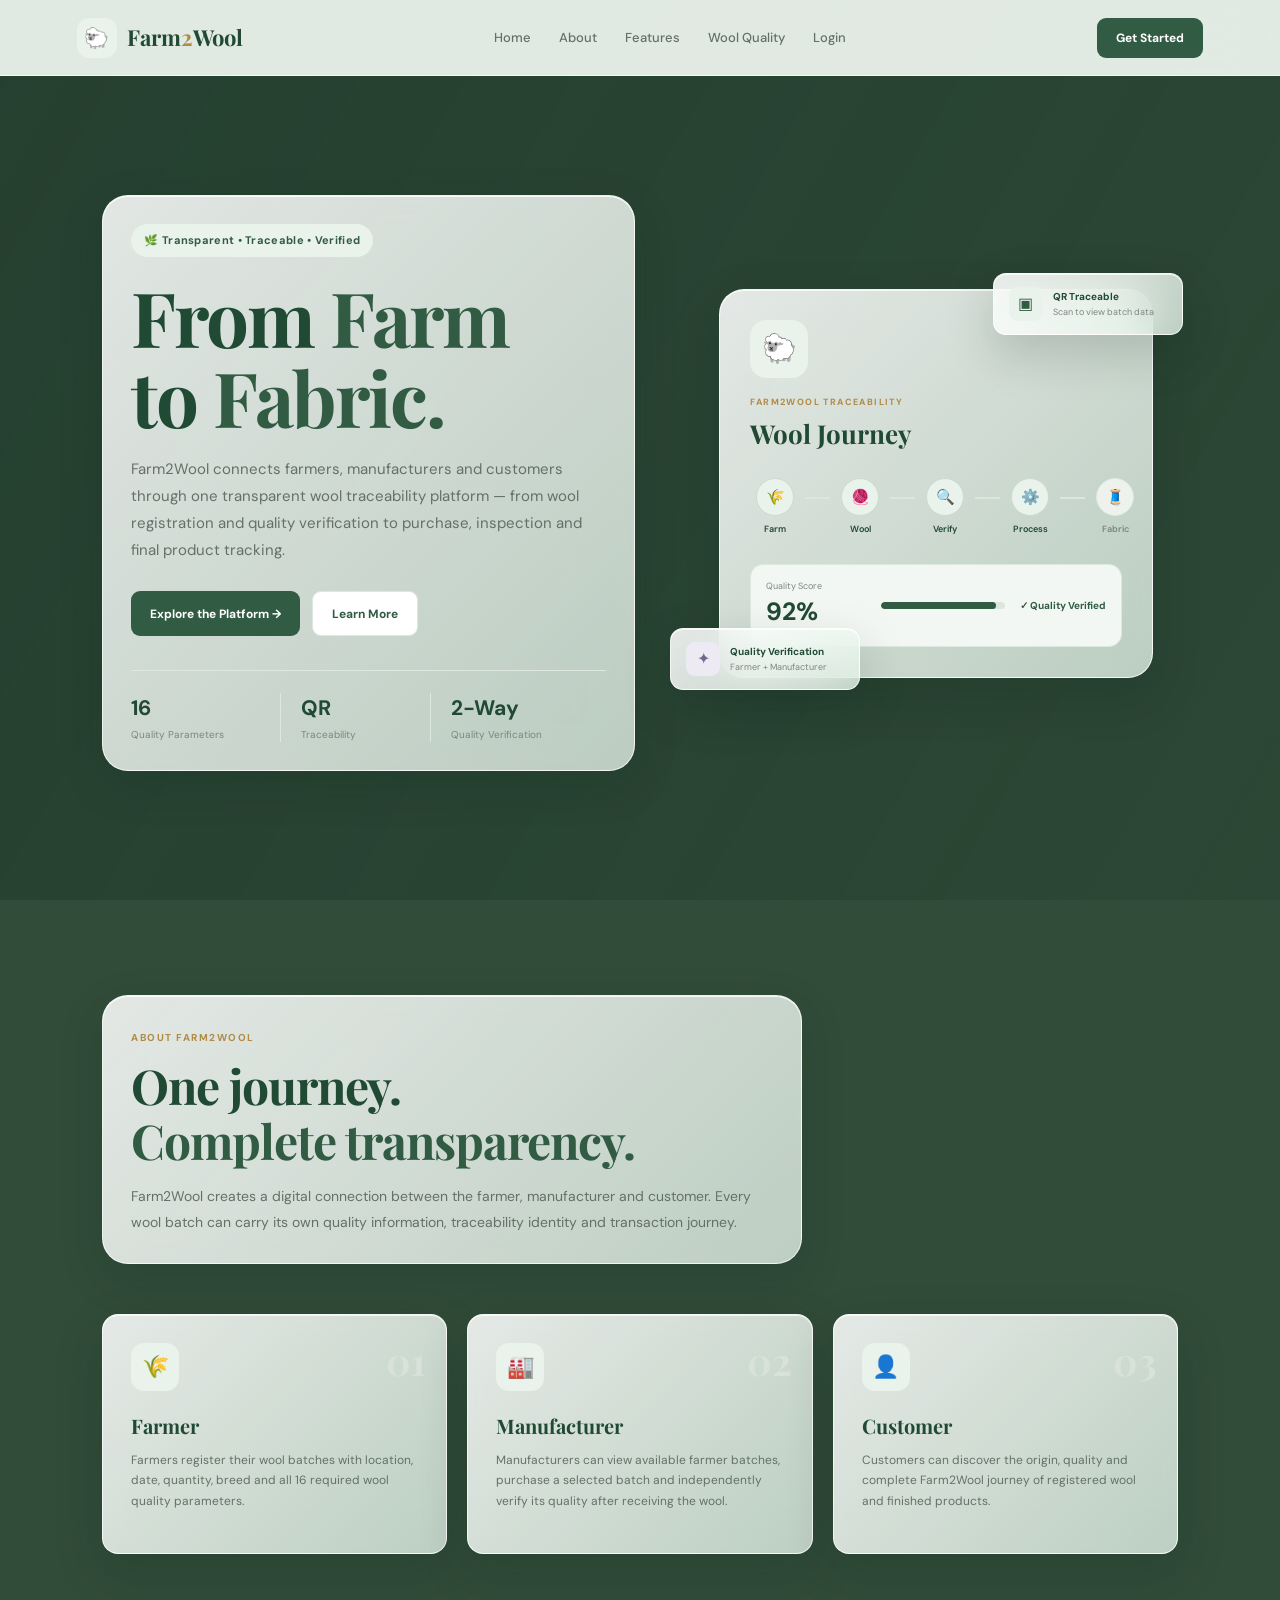
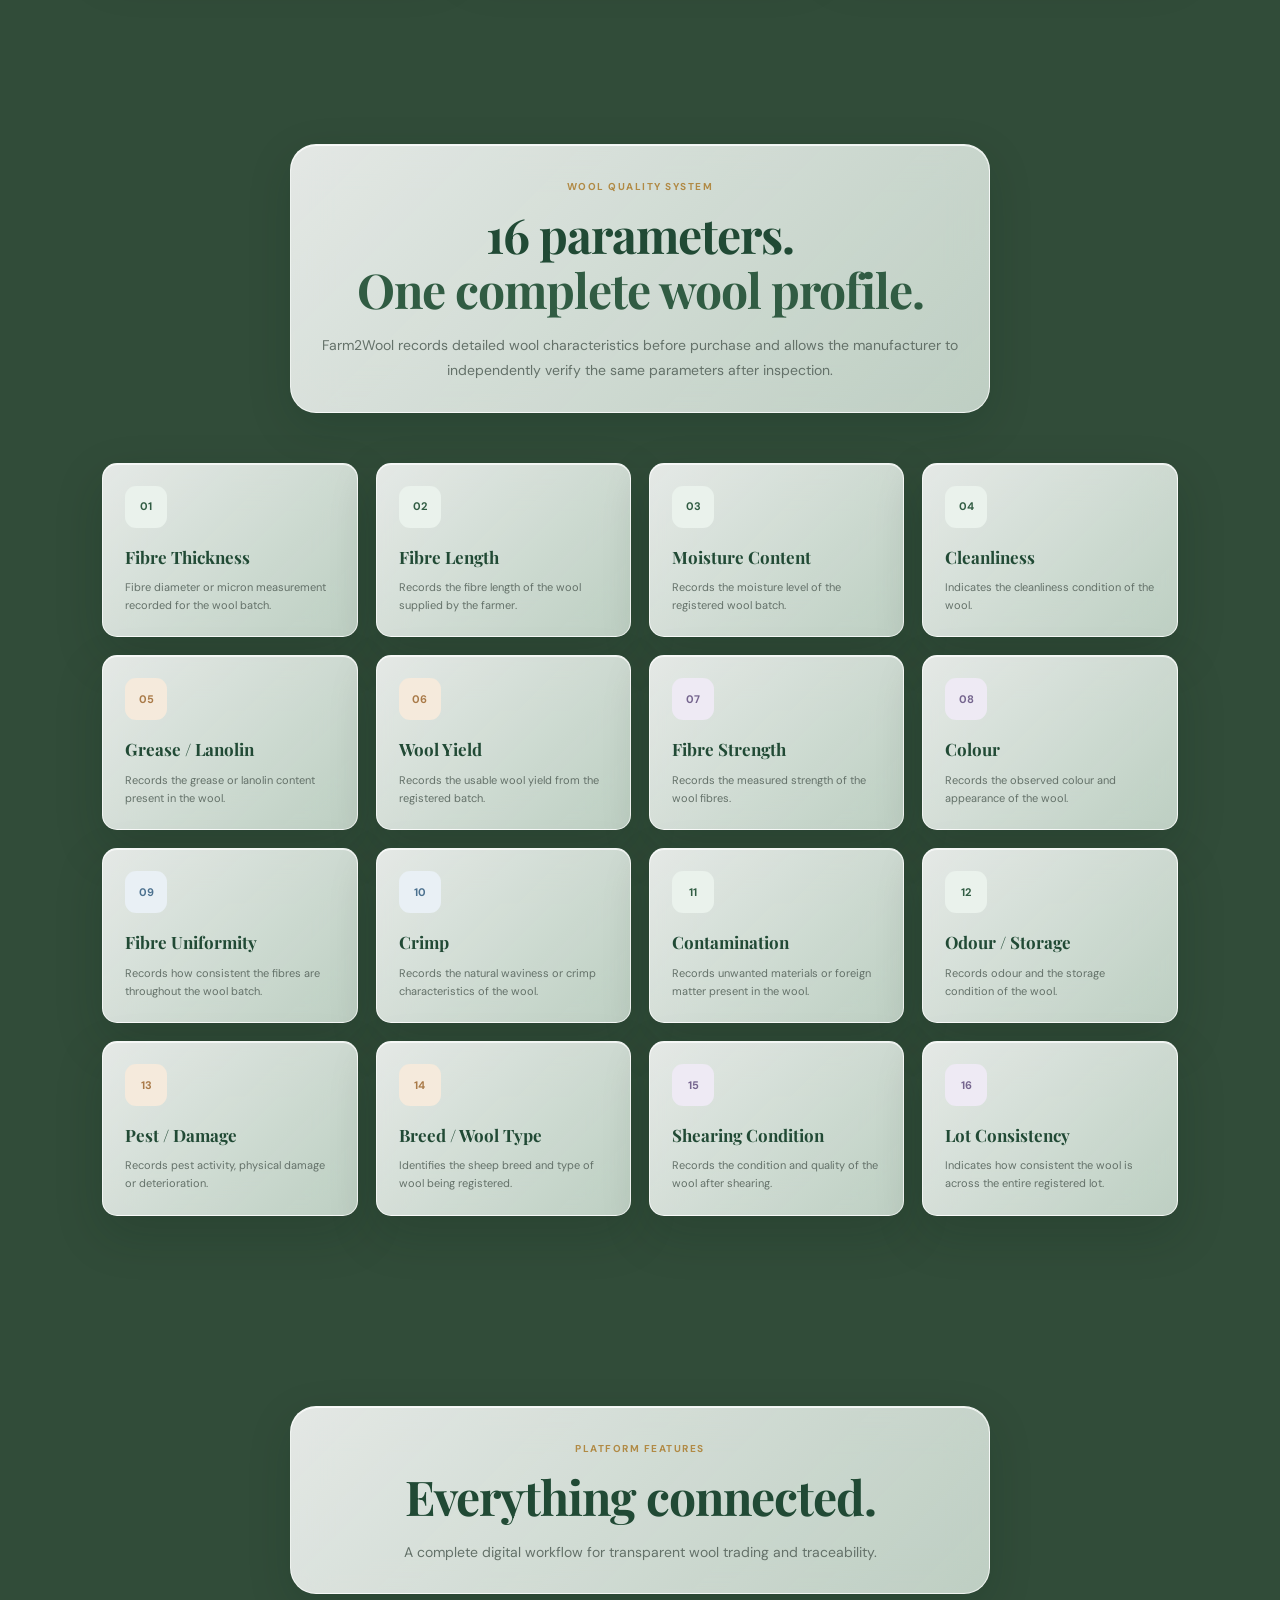
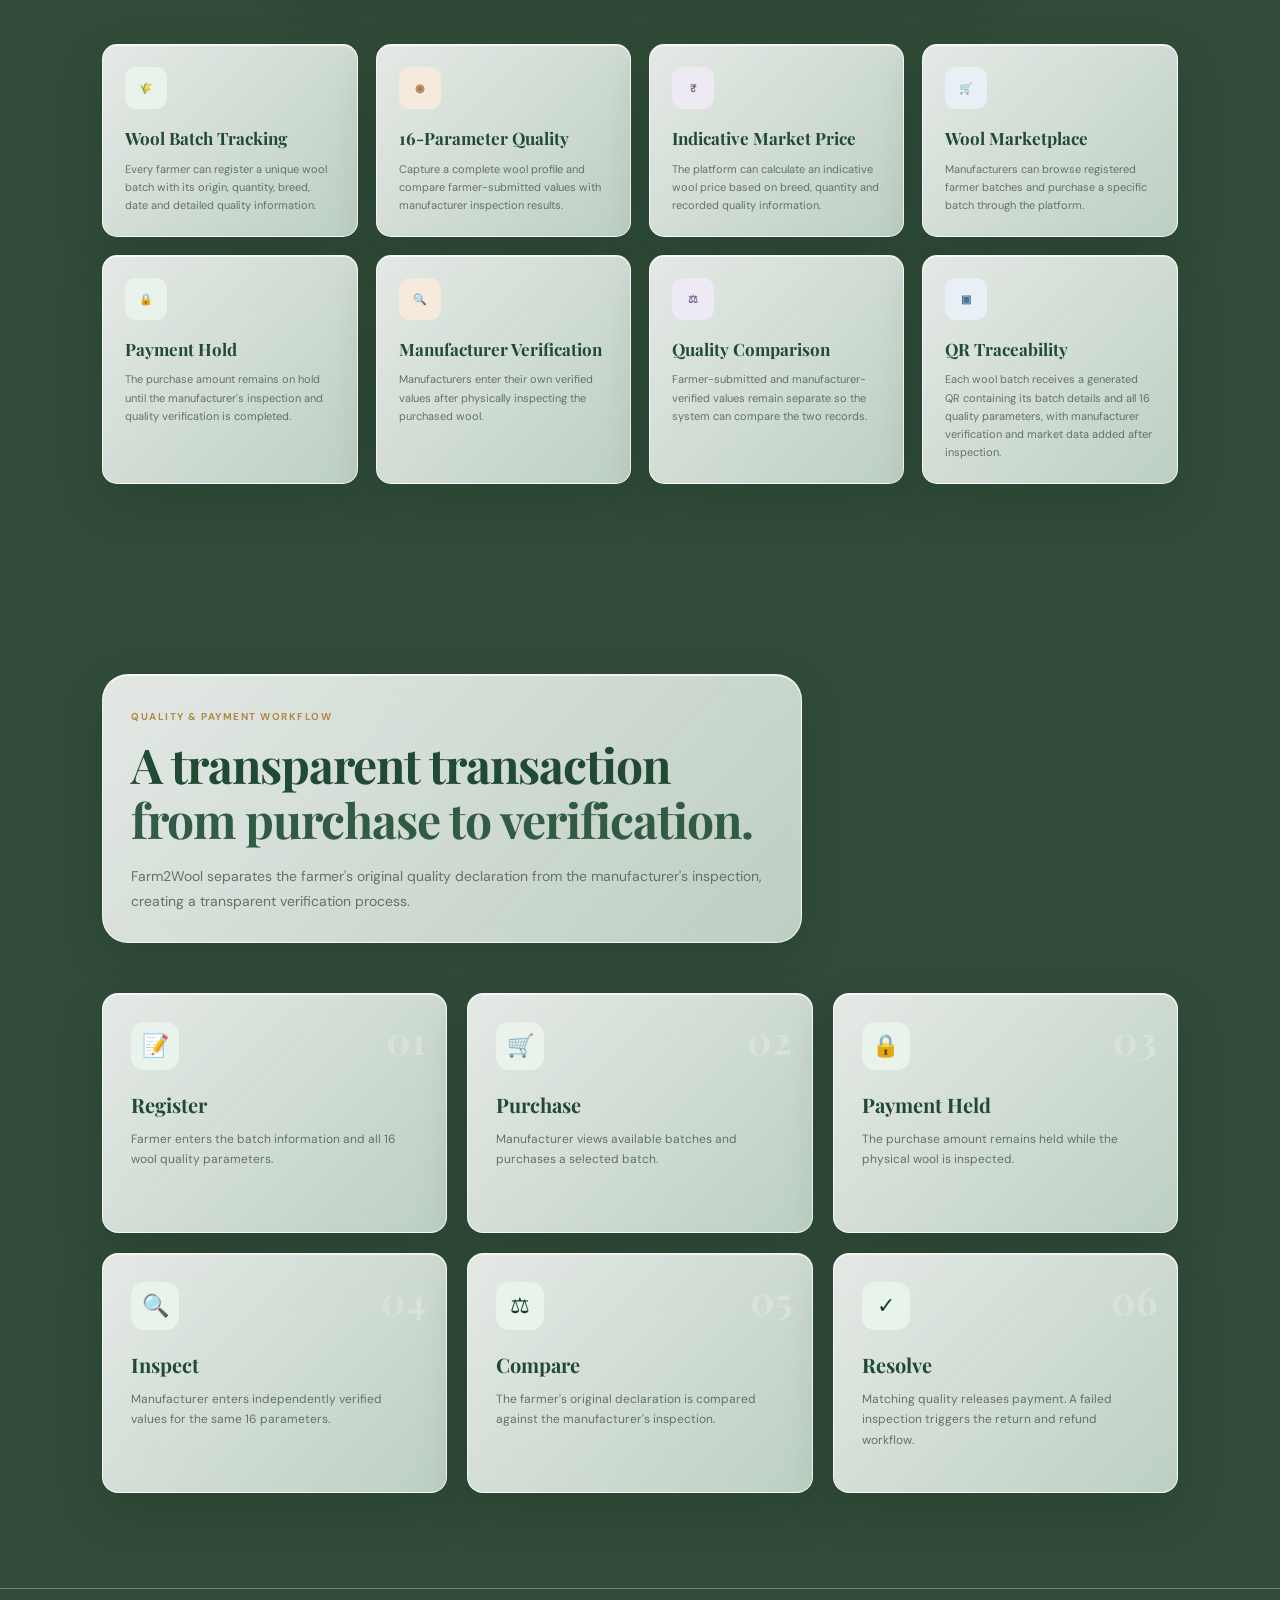
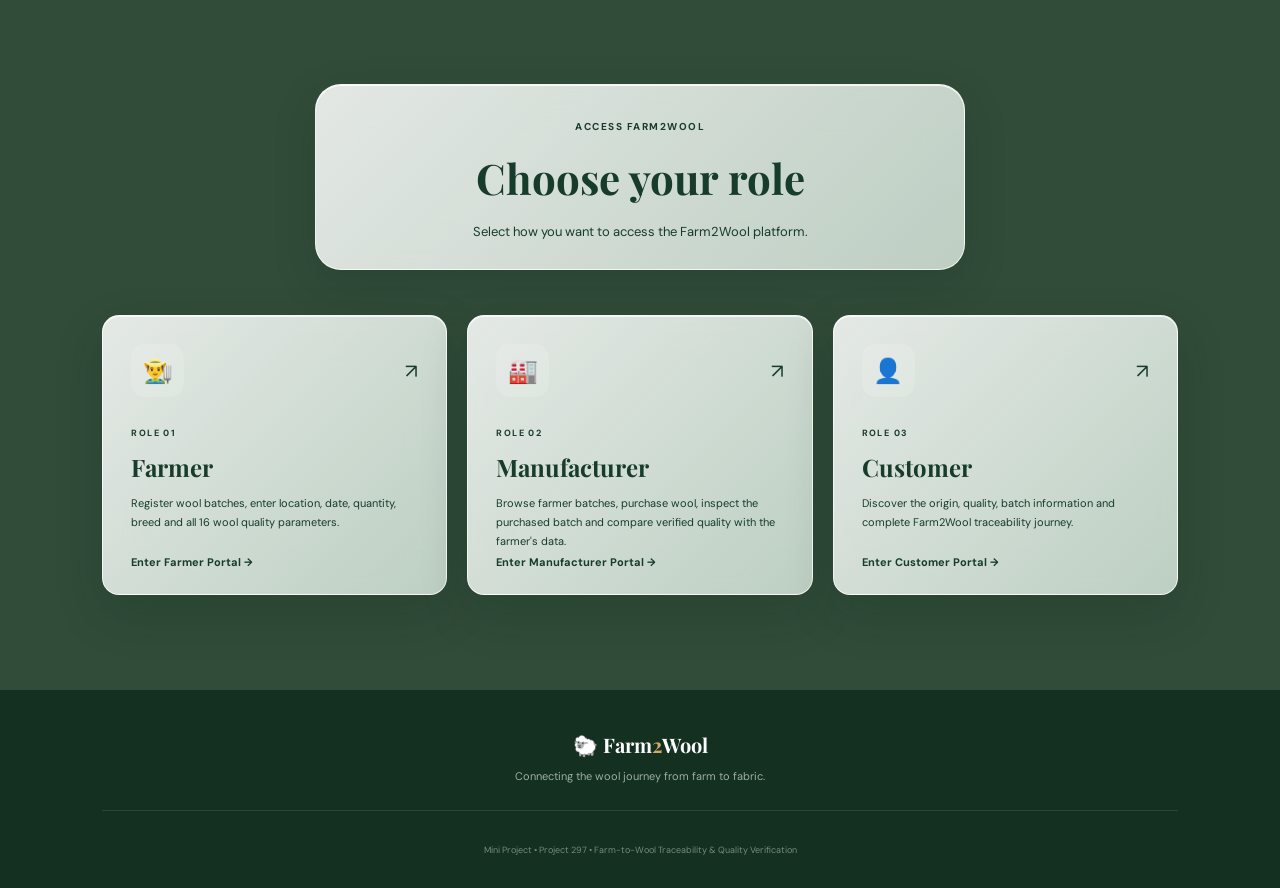
<file: index.html>
<!DOCTYPE html>
<html lang="en">

<head>

    <meta charset="UTF-8">

    <meta name="viewport"
          content="width=device-width, initial-scale=1.0">

    <title>Farm2Wool | Farm to Fabric Traceability</title>

    <link rel="stylesheet" href="style.css">

</head>


<body class="f2w-video-home">
<video class="f2w-home-video" autoplay muted loop playsinline preload="auto" aria-hidden="true">
    <source src="video.mp4" type="video/mp4">
</video>
<div class="f2w-home-shade" aria-hidden="true"></div>


<!-- =====================================================
     NAVIGATION
===================================================== -->

<header class="navbar">

    <div class="logo">

        <span class="logo-icon">
            🐑
        </span>

        <span>
            Farm<span class="logo-highlight">2</span>Wool
        </span>

    </div>


    <nav>

        <a href="#home">
            Home
        </a>

        <a href="#about">
            About
        </a>

        <a href="#features">
            Features
        </a>

        <a href="#quality">
            Wool Quality
        </a>

        <a href="#login">
            Login
        </a>

    </nav>


    <a href="#login"
       class="nav-button">

        Get Started

    </a>

</header>



<!-- =====================================================
     HERO SECTION
===================================================== -->

<section class="hero"
         id="home">


    <div class="hero-content">


        <div class="hero-badge">

            🌿 Transparent • Traceable • Verified

        </div>


        <h1>

            From <span>Farm</span><br>
            to <span>Fabric.</span>

        </h1>


        <p>

            Farm2Wool connects farmers, manufacturers and
            customers through one transparent wool traceability
            platform — from wool registration and quality
            verification to purchase, inspection and final
            product tracking.

        </p>


        <div class="hero-buttons">

            <a href="#login"
               class="primary-button">

                Explore the Platform →

            </a>


            <a href="#about"
               class="secondary-button">

                Learn More

            </a>

        </div>


        <div class="hero-stats">

            <div>

                <strong>
                    16
                </strong>

                <span>
                    Quality Parameters
                </span>

            </div>


            <div>

                <strong>
                    QR
                </strong>

                <span>
                    Traceability
                </span>

            </div>


            <div>

                <strong>
                    2-Way
                </strong>

                <span>
                    Quality Verification
                </span>

            </div>

        </div>

    </div>



    <!-- =================================================
         HERO VISUAL
    ================================================= -->

    <div class="hero-visual">


        <div class="wool-card">


            <div class="wool-icon">
                🐑
            </div>


            <div class="wool-card-content">


                <span class="small-label">

                    FARM2WOOL TRACEABILITY

                </span>


                <h3>

                    Wool Journey

                </h3>


                <div class="journey">


                    <div class="journey-item active">

                        <div class="journey-dot">
                            🌾
                        </div>

                        <span>
                            Farm
                        </span>

                    </div>


                    <div class="journey-line">
                    </div>


                    <div class="journey-item active">

                        <div class="journey-dot">
                            🧶
                        </div>

                        <span>
                            Wool
                        </span>

                    </div>


                    <div class="journey-line">
                    </div>


                    <div class="journey-item active">

                        <div class="journey-dot">
                            🔍
                        </div>

                        <span>
                            Verify
                        </span>

                    </div>


                    <div class="journey-line">
                    </div>


                    <div class="journey-item active">

                        <div class="journey-dot">
                            ⚙️
                        </div>

                        <span>
                            Process
                        </span>

                    </div>


                    <div class="journey-line">
                    </div>


                    <div class="journey-item">

                        <div class="journey-dot">
                            🧵
                        </div>

                        <span>
                            Fabric
                        </span>

                    </div>

                </div>



                <!-- QUALITY BOX -->

                <div class="quality-box">


                    <div>

                        <span>
                            Quality Score
                        </span>

                        <strong>
                            92%
                        </strong>

                    </div>


                    <div class="quality-bar">

                        <div class="quality-progress">
                        </div>

                    </div>


                    <span class="premium">

                        ✓ Quality Verified

                    </span>

                </div>

            </div>

        </div>



        <!-- FLOATING QR CARD -->

        <div class="floating-card qr-floating">

            <span>
                ▣
            </span>

            <div>

                <strong>
                    QR Traceable
                </strong>

                <small>
                    Scan to view batch data
                </small>

            </div>

        </div>



        <!-- FLOATING QUALITY CARD -->

        <div class="floating-card ai-floating">

            <span>
                ✦
            </span>

            <div>

                <strong>
                    Quality Verification
                </strong>

                <small>
                    Farmer + Manufacturer
                </small>

            </div>

        </div>

    </div>

</section>



<!-- =====================================================
     ABOUT SECTION
===================================================== -->

<section class="section about-section"
         id="about">


    <div class="section-heading">


        <span class="section-tag">

            ABOUT FARM2WOOL

        </span>


        <h2>

            One journey.<br>

            <span>
                Complete transparency.
            </span>

        </h2>


        <p>

            Farm2Wool creates a digital connection between
            the farmer, manufacturer and customer. Every wool
            batch can carry its own quality information,
            traceability identity and transaction journey.

        </p>

    </div>



    <div class="journey-cards">


        <!-- FARM -->

        <div class="journey-card">

            <div class="card-number">
                01
            </div>

            <div class="card-icon">
                🌾
            </div>

            <h3>
                Farmer
            </h3>

            <p>

                Farmers register their wool batches with
                location, date, quantity, breed and all
                16 required wool quality parameters.

            </p>

        </div>



        <!-- MANUFACTURER -->

        <div class="journey-card">

            <div class="card-number">
                02
            </div>

            <div class="card-icon">
                🏭
            </div>

            <h3>
                Manufacturer
            </h3>

            <p>

                Manufacturers can view available farmer
                batches, purchase a selected batch and
                independently verify its quality after
                receiving the wool.

            </p>

        </div>



        <!-- CUSTOMER -->

        <div class="journey-card">

            <div class="card-number">
                03
            </div>

            <div class="card-icon">
                👤
            </div>

            <h3>
                Customer
            </h3>

            <p>

                Customers can discover the origin, quality
                and complete Farm2Wool journey of registered
                wool and finished products.

            </p>

        </div>

    </div>

</section>



<!-- =====================================================
     QUALITY SECTION
===================================================== -->

<section class="section features-section"
         id="quality">


    <div class="section-heading center">


        <span class="section-tag">

            WOOL QUALITY SYSTEM

        </span>


        <h2>

            16 parameters.<br>
            <span>
                One complete wool profile.
            </span>

        </h2>


        <p>

            Farm2Wool records detailed wool characteristics
            before purchase and allows the manufacturer to
            independently verify the same parameters after
            inspection.

        </p>

    </div>



    <div class="features-grid">


        <!-- 01 -->

        <div class="feature-card">

            <div class="feature-icon green">
                01
            </div>

            <h3>
                Fibre Thickness
            </h3>

            <p>
                Fibre diameter or micron measurement
                recorded for the wool batch.
            </p>

        </div>



        <!-- 02 -->

        <div class="feature-card">

            <div class="feature-icon green">
                02
            </div>

            <h3>
                Fibre Length
            </h3>

            <p>
                Records the fibre length of the wool
                supplied by the farmer.
            </p>

        </div>



        <!-- 03 -->

        <div class="feature-card">

            <div class="feature-icon green">
                03
            </div>

            <h3>
                Moisture Content
            </h3>

            <p>
                Records the moisture level of the
                registered wool batch.
            </p>

        </div>



        <!-- 04 -->

        <div class="feature-card">

            <div class="feature-icon green">
                04
            </div>

            <h3>
                Cleanliness
            </h3>

            <p>
                Indicates the cleanliness condition
                of the wool.
            </p>

        </div>



        <!-- 05 -->

        <div class="feature-card">

            <div class="feature-icon brown">
                05
            </div>

            <h3>
                Grease / Lanolin
            </h3>

            <p>
                Records the grease or lanolin content
                present in the wool.
            </p>

        </div>



        <!-- 06 -->

        <div class="feature-card">

            <div class="feature-icon brown">
                06
            </div>

            <h3>
                Wool Yield
            </h3>

            <p>
                Records the usable wool yield from
                the registered batch.
            </p>

        </div>



        <!-- 07 -->

        <div class="feature-card">

            <div class="feature-icon purple">
                07
            </div>

            <h3>
                Fibre Strength
            </h3>

            <p>
                Records the measured strength of
                the wool fibres.
            </p>

        </div>



        <!-- 08 -->

        <div class="feature-card">

            <div class="feature-icon purple">
                08
            </div>

            <h3>
                Colour
            </h3>

            <p>
                Records the observed colour and
                appearance of the wool.
            </p>

        </div>



        <!-- 09 -->

        <div class="feature-card">

            <div class="feature-icon blue">
                09
            </div>

            <h3>
                Fibre Uniformity
            </h3>

            <p>
                Records how consistent the fibres are
                throughout the wool batch.
            </p>

        </div>



        <!-- 10 -->

        <div class="feature-card">

            <div class="feature-icon blue">
                10
            </div>

            <h3>
                Crimp
            </h3>

            <p>
                Records the natural waviness or crimp
                characteristics of the wool.
            </p>

        </div>



        <!-- 11 -->

        <div class="feature-card">

            <div class="feature-icon green">
                11
            </div>

            <h3>
                Contamination
            </h3>

            <p>
                Records unwanted materials or foreign
                matter present in the wool.
            </p>

        </div>



        <!-- 12 -->

        <div class="feature-card">

            <div class="feature-icon green">
                12
            </div>

            <h3>
                Odour / Storage
            </h3>

            <p>
                Records odour and the storage condition
                of the wool.
            </p>

        </div>



        <!-- 13 -->

        <div class="feature-card">

            <div class="feature-icon brown">
                13
            </div>

            <h3>
                Pest / Damage
            </h3>

            <p>
                Records pest activity, physical damage
                or deterioration.
            </p>

        </div>



        <!-- 14 -->

        <div class="feature-card">

            <div class="feature-icon brown">
                14
            </div>

            <h3>
                Breed / Wool Type
            </h3>

            <p>
                Identifies the sheep breed and type
                of wool being registered.
            </p>

        </div>



        <!-- 15 -->

        <div class="feature-card">

            <div class="feature-icon purple">
                15
            </div>

            <h3>
                Shearing Condition
            </h3>

            <p>
                Records the condition and quality of
                the wool after shearing.
            </p>

        </div>



        <!-- 16 -->

        <div class="feature-card">

            <div class="feature-icon purple">
                16
            </div>

            <h3>
                Lot Consistency
            </h3>

            <p>
                Indicates how consistent the wool is
                across the entire registered lot.
            </p>

        </div>

    </div>

</section>



<!-- =====================================================
     PLATFORM FEATURES
===================================================== -->

<section class="section"
         id="features">


    <div class="section-heading center">


        <span class="section-tag">

            PLATFORM FEATURES

        </span>


        <h2>

            Everything connected.

        </h2>


        <p>

            A complete digital workflow for transparent
            wool trading and traceability.

        </p>

    </div>



    <div class="features-grid">


        <!-- BATCH TRACKING -->

        <div class="feature-card">

            <div class="feature-icon green">
                🌾
            </div>

            <h3>
                Wool Batch Tracking
            </h3>

            <p>

                Every farmer can register a unique wool
                batch with its origin, quantity, breed,
                date and detailed quality information.

            </p>

        </div>



        <!-- QUALITY -->

        <div class="feature-card">

            <div class="feature-icon brown">
                ◉
            </div>

            <h3>
                16-Parameter Quality
            </h3>

            <p>

                Capture a complete wool profile and
                compare farmer-submitted values with
                manufacturer inspection results.

            </p>

        </div>



        <!-- PRICE -->

        <div class="feature-card">

            <div class="feature-icon purple">
                ₹
            </div>

            <h3>
                Indicative Market Price
            </h3>

            <p>

                The platform can calculate an indicative
                wool price based on breed, quantity and
                recorded quality information.

            </p>

        </div>



        <!-- PURCHASE -->

        <div class="feature-card">

            <div class="feature-icon blue">
                🛒
            </div>

            <h3>
                Wool Marketplace
            </h3>

            <p>

                Manufacturers can browse registered farmer
                batches and purchase a specific batch
                through the platform.

            </p>

        </div>



        <!-- PAYMENT -->

        <div class="feature-card">

            <div class="feature-icon green">
                🔒
            </div>

            <h3>
                Payment Hold
            </h3>

            <p>

                The purchase amount remains on hold until
                the manufacturer's inspection and quality
                verification is completed.

            </p>

        </div>



        <!-- VERIFICATION -->

        <div class="feature-card">

            <div class="feature-icon brown">
                🔍
            </div>

            <h3>
                Manufacturer Verification
            </h3>

            <p>

                Manufacturers enter their own verified
                values after physically inspecting the
                purchased wool.

            </p>

        </div>



        <!-- COMPARISON -->

        <div class="feature-card">

            <div class="feature-icon purple">
                ⚖
            </div>

            <h3>
                Quality Comparison
            </h3>

            <p>

                Farmer-submitted and manufacturer-verified
                values remain separate so the system can
                compare the two records.

            </p>

        </div>



        <!-- QR -->

        <div class="feature-card">

            <div class="feature-icon blue">
                ▣
            </div>

            <h3>
                QR Traceability
            </h3>

            <p>

                Each wool batch receives a generated QR containing its batch details and all 16 quality parameters, with manufacturer verification and market data added after inspection.

            </p>

        </div>

    </div>

</section>



<!-- =====================================================
     TRANSACTION JOURNEY
===================================================== -->

<section class="section about-section">


    <div class="section-heading">


        <span class="section-tag">

            QUALITY & PAYMENT WORKFLOW

        </span>


        <h2>

            A transparent transaction<br>

            <span>
                from purchase to verification.
            </span>

        </h2>


        <p>

            Farm2Wool separates the farmer's original
            quality declaration from the manufacturer's
            inspection, creating a transparent verification
            process.

        </p>

    </div>



    <div class="journey-cards">


        <div class="journey-card">

            <div class="card-number">
                01
            </div>

            <div class="card-icon">
                📝
            </div>

            <h3>
                Register
            </h3>

            <p>

                Farmer enters the batch information and
                all 16 wool quality parameters.

            </p>

        </div>



        <div class="journey-card">

            <div class="card-number">
                02
            </div>

            <div class="card-icon">
                🛒
            </div>

            <h3>
                Purchase
            </h3>

            <p>

                Manufacturer views available batches and
                purchases a selected batch.

            </p>

        </div>



        <div class="journey-card">

            <div class="card-number">
                03
            </div>

            <div class="card-icon">
                🔒
            </div>

            <h3>
                Payment Held
            </h3>

            <p>

                The purchase amount remains held while
                the physical wool is inspected.

            </p>

        </div>



        <div class="journey-card">

            <div class="card-number">
                04
            </div>

            <div class="card-icon">
                🔍
            </div>

            <h3>
                Inspect
            </h3>

            <p>

                Manufacturer enters independently
                verified values for the same 16 parameters.

            </p>

        </div>



        <div class="journey-card">

            <div class="card-number">
                05
            </div>

            <div class="card-icon">
                ⚖
            </div>

            <h3>
                Compare
            </h3>

            <p>

                The farmer's original declaration is
                compared against the manufacturer's
                inspection.

            </p>

        </div>



        <div class="journey-card">

            <div class="card-number">
                06
            </div>

            <div class="card-icon">
                ✓
            </div>

            <h3>
                Resolve
            </h3>

            <p>

                Matching quality releases payment.
                A failed inspection triggers the
                return and refund workflow.

            </p>

        </div>

    </div>

</section>



<!-- =====================================================
     LOGIN / ROLE SECTION
===================================================== -->

<section class="login-section"
         id="login">


    <div class="login-heading">


        <span class="section-tag">

            ACCESS FARM2WOOL

        </span>


        <h2>

            Choose your role

        </h2>


        <p>

            Select how you want to access the Farm2Wool
            platform.

        </p>

    </div>



    <div class="login-grid">


        <!-- =================================================
             FARMER
        ================================================= -->

        <a href="login.html?role=farmer"
           class="login-card farmer-card">


            <div class="login-card-top">


                <div class="login-icon">
                    👨‍🌾
                </div>


                <span class="arrow">
                    ↗
                </span>

            </div>


            <span class="role-label">
                ROLE 01
            </span>


            <h3>
                Farmer
            </h3>


            <p>

                Register wool batches, enter location,
                date, quantity, breed and all 16 wool
                quality parameters.

            </p>


            <span class="login-link">

                Enter Farmer Portal →

            </span>

        </a>



        <!-- =================================================
             MANUFACTURER
        ================================================= -->

        <a href="login.html?role=manufacturer"
           class="login-card manufacturer-card">


            <div class="login-card-top">


                <div class="login-icon">
                    🏭
                </div>


                <span class="arrow">
                    ↗
                </span>

            </div>


            <span class="role-label">
                ROLE 02
            </span>


            <h3>
                Manufacturer
            </h3>


            <p>

                Browse farmer batches, purchase wool,
                inspect the purchased batch and compare
                verified quality with the farmer's data.

            </p>


            <span class="login-link">

                Enter Manufacturer Portal →

            </span>

        </a>



        <!-- =================================================
             CUSTOMER
        ================================================= -->

        <a href="login.html?role=customer"
           class="login-card customer-card">


            <div class="login-card-top">


                <div class="login-icon">
                    👤
                </div>


                <span class="arrow">
                    ↗
                </span>

            </div>


            <span class="role-label">
                ROLE 03
            </span>


            <h3>
                Customer
            </h3>


            <p>

                Discover the origin, quality, batch
                information and complete Farm2Wool
                traceability journey.

            </p>


            <span class="login-link">

                Enter Customer Portal →

            </span>

        </a>

    </div>

</section>



<!-- =====================================================
     FOOTER
===================================================== -->

<footer>


    <div class="footer-logo">

        🐑 Farm<span>2</span>Wool

    </div>


    <p>

        Connecting the wool journey from farm to fabric.

    </p>


    <div class="footer-line">
    </div>


    <small>

        Mini Project • Project 297 • Farm-to-Wool
        Traceability & Quality Verification

    </small>

</footer>



</body>

</html>
</file>
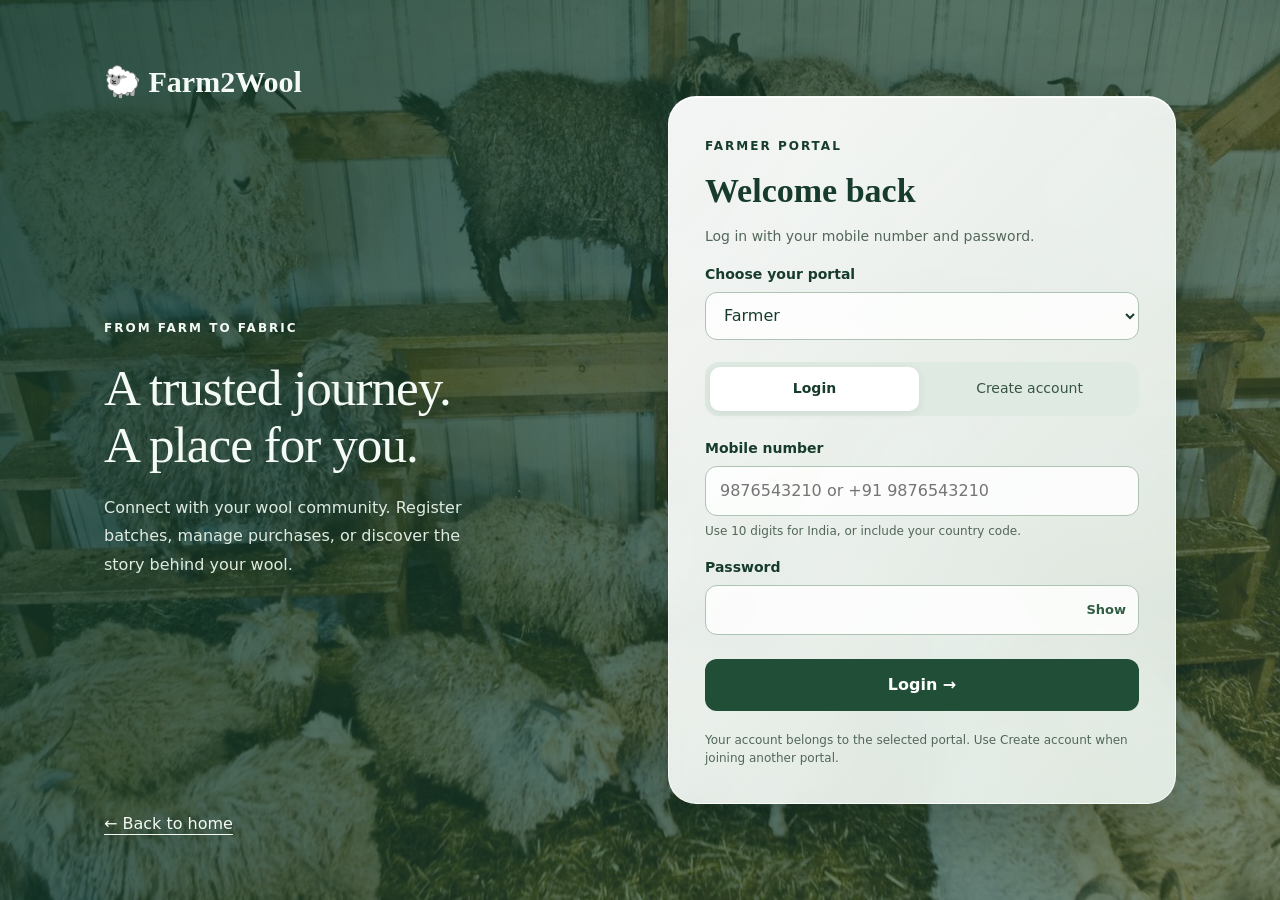
<file: login.html>
<!doctype html>
<html lang="en">
<head>
<meta charset="utf-8"><meta name="viewport" content="width=device-width, initial-scale=1">
<title>Farm2Wool | Login & Create Account</title>
<link rel="stylesheet" href="auth.css"><script src="auth.js" defer></script>
</head>
<body class="f2w-auth-page">
<main class="f2w-auth-shell">
<section class="f2w-auth-story" aria-label="Farm2Wool">
<a href="index.html" class="f2w-auth-brand">🐑 Farm2Wool</a>
<div><span class="f2w-eyebrow">FROM FARM TO FABRIC</span><h1>A trusted journey.<br>A place for you.</h1><p>Connect with your wool community. Register batches, manage purchases, or discover the story behind your wool.</p></div>
<a href="index.html#login">← Back to home</a>
</section>
<section class="f2w-auth-card">
<span class="f2w-eyebrow" id="portalLabel">YOUR FARM2WOOL ACCOUNT</span>
<h2 id="authHeading">Welcome back</h2>
<p id="authDescription">Log in with your mobile number and password.</p>
<label for="role">Choose your portal</label>
<select id="role" name="role"><option value="farmer">Farmer</option><option value="manufacturer">Manufacturer</option><option value="customer">Customer</option></select>
<div class="f2w-auth-tabs" aria-label="Account options"><button type="button" id="loginTab" aria-pressed="true">Login</button><button type="button" id="signupTab" aria-pressed="false">Create account</button></div>
<p id="authNotice" class="f2w-auth-notice" hidden></p>
<form id="authForm">
<div class="f2w-new-fields" hidden>
<label for="name">Full name</label><input id="name" name="name" autocomplete="name" minlength="2" maxlength="100" placeholder="Your full name" disabled>
<label for="region">Region</label><input id="region" name="region" autocomplete="address-level2" minlength="2" maxlength="160" placeholder="City / district, state" disabled>
<div id="businessField" hidden><label for="business">Business / company name <span>(optional)</span></label><input id="business" name="business" autocomplete="organization" maxlength="160" placeholder="Your business name" disabled></div>
</div>
<label for="mobile">Mobile number</label><input id="mobile" name="mobile" type="tel" inputmode="tel" autocomplete="tel" required maxlength="24" placeholder="9876543210 or +91 9876543210" aria-describedby="mobileHint">
<p id="mobileHint" class="f2w-field-hint">Use 10 digits for India, or include your country code.</p>
<label for="password">Password</label><div class="f2w-password-wrap"><input id="password" name="password" type="password" autocomplete="current-password" required maxlength="128"><button type="button" id="togglePassword" aria-label="Show password" aria-pressed="false">Show</button></div>
<div class="f2w-new-fields" hidden><p class="f2w-field-hint">Use at least 10 characters. Spaces and passphrases are welcome.</p><label for="confirmPassword">Confirm password</label><input id="confirmPassword" name="confirmPassword" type="password" autocomplete="new-password" maxlength="128" disabled></div>
<p id="authError" class="f2w-auth-error" role="alert" tabindex="-1" hidden></p>
<button type="submit" id="authSubmit" class="f2w-auth-submit">Login →</button>
</form>
<p class="f2w-auth-footnote">Your account belongs to the selected portal. Use Create account when joining another portal.</p>
<noscript>Please enable JavaScript to use account registration and login.</noscript>
</section>
</main>
</body>
</html>
</file>
<file: style.css>
/* =========================================================
   FARM2WOOL
   COMPLETE SHARED STYLESHEET

   Pages:
   1. index.html
   2. farmer.html
   3. manufacture.html
   4. customer.html
   ========================================================= */


/* =========================================================
   GOOGLE FONT
   ========================================================= */

@import url('https://fonts.googleapis.com/css2?family=DM+Sans:wght@400;500;600;700&family=Playfair+Display:wght@600;700&display=swap');


/* =========================================================
   ROOT VARIABLES
   ========================================================= */

:root {

    --green-dark: #214a35;
    --green: #315c43;
    --green-medium: #47765a;
    --green-light: #eaf2ec;
    --green-soft: #f2f7f3;

    --cream: #f7f4ed;
    --cream-dark: #eee9dd;

    --white: #ffffff;
    --background: #f7f9f7;

    --text: #26332b;
    --text-light: #647169;
    --muted: #7b8780;

    --border: #dfe7e1;

    --brown: #a97a48;
    --brown-light: #f5eadc;

    --purple: #75658e;
    --purple-light: #eeeaf4;

    --blue: #4c718f;
    --blue-light: #e9f0f5;

    --gold: #b18a45;
    --gold-light: #fff3df;

    --red: #b84c49;
    --red-light: #fbeaea;

    --shadow-small:
        0 4px 15px rgba(30, 55, 40, 0.06);

    --shadow:
        0 10px 30px rgba(30, 55, 40, 0.08);

    --shadow-large:
        0 20px 55px rgba(30, 55, 40, 0.12);
}


/* =========================================================
   RESET
   ========================================================= */

* {
    margin: 0;
    padding: 0;
    box-sizing: border-box;
}


html {
    scroll-behavior: smooth;
}


body {
    margin: 0;

    font-family:
        "DM Sans",
        sans-serif;

    color:
        var(--text);

    background:
        var(--background);

    line-height:
        1.5;

    overflow-x:
        hidden;
}


body,
button,
input,
select,
textarea {
    font-family:
        "DM Sans",
        sans-serif;
}


button {
    cursor: pointer;
}


a {
    color: inherit;
}


img {
    max-width: 100%;
    display: block;
}


ul,
ol {
    list-style: none;
}


/* =========================================================
   GLOBAL TYPOGRAPHY
   ========================================================= */

h1,
h2,
h3,
h4,
h5,
h6 {
    color:
        var(--green-dark);
}


p {
    margin-top: 0;
}


.section {
    width: 100%;
}


/* =========================================================
   NAVBAR — INDEX PAGE
   ========================================================= */

.navbar {
    position: sticky;

    top: 0;

    z-index: 1000;

    width: 100%;

    height: 76px;

    display: flex;

    align-items: center;

    justify-content: space-between;

    padding:
        0 6%;

    background:
        rgba(255, 255, 255, 0.96);

    border-bottom:
        1px solid var(--border);

    backdrop-filter:
        blur(12px);

    -webkit-backdrop-filter:
        blur(12px);
}


.logo {
    display: flex;

    align-items: center;

    gap: 10px;

    color:
        var(--green-dark);

    font-family:
        "Playfair Display",
        serif;

    font-size:
        22px;

    font-weight:
        700;

    white-space:
        nowrap;
}


.logo-icon {
    width: 40px;

    height: 40px;

    display: flex;

    align-items: center;

    justify-content: center;

    background:
        var(--green-light);

    border-radius:
        12px;

    font-family:
        "DM Sans",
        sans-serif;

    font-size:
        20px;
}


.logo-highlight {
    color:
        var(--gold);
}


.navbar nav {
    display: flex;

    align-items: center;

    gap: 28px;
}


.navbar nav a {
    position: relative;

    color:
        var(--text-light);

    text-decoration: none;

    font-size:
        13px;

    font-weight:
        500;

    transition:
        color .2s ease;
}


.navbar nav a::after {
    content: "";

    position: absolute;

    left: 0;

    bottom: -8px;

    width: 0;

    height: 2px;

    background:
        var(--green);

    border-radius:
        10px;

    transition:
        width .2s ease;
}


.navbar nav a:hover {
    color:
        var(--green-dark);
}


.navbar nav a:hover::after {
    width: 100%;
}


.nav-button {
    display: inline-flex;

    align-items: center;

    justify-content: center;

    padding:
        11px 19px;

    background:
        var(--green);

    color:
        white;

    border-radius:
        9px;

    text-decoration: none;

    font-size:
        12px;

    font-weight:
        700;

    transition:
        .2s ease;
}


.nav-button:hover {
    background:
        var(--green-dark);

    transform:
        translateY(-1px);
}


/* =========================================================
   INDEX — HERO
   ========================================================= */

.hero {
    position: relative;

    min-height:
        calc(100vh - 76px);

    display: grid;

    grid-template-columns:
        1.05fr .95fr;

    align-items:
        center;

    gap:
        60px;

    padding:
        75px 8% 85px;

    overflow:
        hidden;

    background:
        linear-gradient(
            135deg,
            #f8faf8 0%,
            #edf5ef 100%
        );
}


.hero::before {
    content: "";

    position: absolute;

    width:
        500px;

    height:
        500px;

    border-radius:
        50%;

    right:
        -200px;

    top:
        -150px;

    background:
        rgba(49, 92, 67, 0.07);

    pointer-events:
        none;
}


.hero::after {
    content: "";

    position: absolute;

    width:
        300px;

    height:
        300px;

    border-radius:
        50%;

    left:
        -150px;

    bottom:
        -140px;

    background:
        rgba(177, 138, 69, 0.08);

    pointer-events:
        none;
}


.hero-content {
    position:
        relative;

    z-index:
        2;

    max-width:
        650px;
}


.hero-badge {
    display:
        inline-flex;

    align-items:
        center;

    gap:
        7px;

    padding:
        8px 13px;

    margin-bottom:
        20px;

    border-radius:
        30px;

    background:
        var(--green-light);

    color:
        var(--green);

    font-size:
        11px;

    font-weight:
        700;

    letter-spacing:
        .3px;
}


.hero h1 {
    margin:
        0 0 20px;

    font-family:
        "Playfair Display",
        serif;

    font-size:
        clamp(48px, 6vw, 76px);

    line-height:
        1.05;

    letter-spacing:
        -2px;

    color:
        var(--green-dark);
}


.hero h1 span {
    color:
        var(--green);
}


.hero-content > p {
    max-width:
        650px;

    margin:
        0 0 27px;

    color:
        var(--text-light);

    font-size:
        15px;

    line-height:
        1.8;
}


.hero-buttons {
    display:
        flex;

    align-items:
        center;

    gap:
        12px;

    margin-bottom:
        34px;
}


.primary-button,
.secondary-button {
    display:
        inline-flex;

    align-items:
        center;

    justify-content:
        center;

    min-height:
        45px;

    padding:
        0 19px;

    border-radius:
        9px;

    text-decoration:
        none;

    font-size:
        12px;

    font-weight:
        700;

    transition:
        .2s ease;
}


.primary-button {
    background:
        var(--green);

    color:
        white;
}


.primary-button:hover {
    background:
        var(--green-dark);

    transform:
        translateY(-2px);
}


.secondary-button {
    background:
        white;

    color:
        var(--green);

    border:
        1px solid var(--border);
}


.secondary-button:hover {
    border-color:
        var(--green);

    background:
        var(--green-light);
}


/* =========================================================
   HERO STATS
   ========================================================= */

.hero-stats {
    display:
        flex;

    align-items:
        center;

    gap:
        0;

    max-width:
        560px;

    border-top:
        1px solid var(--border);

    padding-top:
        22px;
}


.hero-stats > div {
    min-width:
        150px;

    padding:
        0 20px;

    border-right:
        1px solid var(--border);
}


.hero-stats > div:first-child {
    padding-left:
        0;
}


.hero-stats > div:last-child {
    border-right:
        none;
}


.hero-stats strong {
    display:
        block;

    color:
        var(--green-dark);

    font-size:
        21px;

    font-weight:
        700;
}


.hero-stats span {
    display:
        block;

    margin-top:
        2px;

    color:
        var(--muted);

    font-size:
        10px;
}


/* =========================================================
   HERO VISUAL
   ========================================================= */

.hero-visual {
    position:
        relative;

    min-height:
        510px;

    display:
        flex;

    align-items:
        center;

    justify-content:
        center;
}


.wool-card {
    position:
        relative;

    width:
        min(440px, 90%);

    padding:
        30px;

    border-radius:
        25px;

    background:
        rgba(255,255,255,.95);

    border:
        1px solid var(--border);

    box-shadow:
        var(--shadow-large);

    z-index:
        2;
}


.wool-icon {
    width:
        58px;

    height:
        58px;

    display:
        flex;

    align-items:
        center;

    justify-content:
        center;

    margin-bottom:
        18px;

    border-radius:
        16px;

    background:
        var(--green-light);

    font-size:
        28px;
}


.wool-card-content {
    width:
        100%;
}


.small-label {
    display:
        block;

    color:
        var(--gold);

    font-size:
        9px;

    font-weight:
        700;

    letter-spacing:
        1.4px;

    margin-bottom:
        5px;
}


.wool-card h3 {
    margin:
        0 0 25px;

    font-family:
        "Playfair Display",
        serif;

    color:
        var(--green-dark);

    font-size:
        26px;
}


/* =========================================================
   WOOL JOURNEY
   ========================================================= */

.journey {
    display:
        flex;

    align-items:
        flex-start;

    justify-content:
        space-between;

    width:
        100%;
}


.journey-item {
    display:
        flex;

    flex-direction:
        column;

    align-items:
        center;

    gap:
        7px;

    min-width:
        50px;

    position:
        relative;

    z-index:
        2;
}


.journey-dot {
    width:
        38px;

    height:
        38px;

    display:
        flex;

    align-items:
        center;

    justify-content:
        center;

    border-radius:
        50%;

    background:
        #eef2ef;

    border:
        1px solid var(--border);

    font-size:
        15px;
}


.journey-item.active .journey-dot {
    background:
        var(--green-light);

    border-color:
        #cbdccf;
}


.journey-item span {
    color:
        var(--muted);

    font-size:
        9px;

    font-weight:
        600;
}


.journey-item.active span {
    color:
        var(--green-dark);
}


.journey-line {
    flex:
        1;

    height:
        2px;

    background:
        #dce5de;

    margin:
        19px 5px 0;

    min-width:
        25px;
}


/* =========================================================
   QUALITY BOX
   ========================================================= */

.quality-box {
    display:
        flex;

    align-items:
        center;

    gap:
        15px;

    margin-top:
        27px;

    padding:
        15px;

    border-radius:
        13px;

    background:
        var(--green-soft);

    border:
        1px solid #dce9df;
}


.quality-box > div:first-child {
    min-width:
        100px;
}


.quality-box span {
    display:
        block;

    color:
        var(--muted);

    font-size:
        9px;
}


.quality-box strong {
    display:
        block;

    color:
        var(--green-dark);

    font-size:
        25px;
}


.quality-bar {
    flex:
        1;

    height:
        7px;

    background:
        #dbe6dd;

    border-radius:
        20px;

    overflow:
        hidden;
}


.quality-progress {
    width:
        92%;

    height:
        100%;

    border-radius:
        inherit;

    background:
        var(--green);
}


.quality-box .premium {
    color:
        var(--green);

    font-weight:
        700;

    font-size:
        10px;

    white-space:
        nowrap;
}


/* =========================================================
   FLOATING CARDS
   ========================================================= */

.floating-card {
    position:
        absolute;

    z-index:
        5;

    display:
        flex;

    align-items:
        center;

    gap:
        10px;

    padding:
        13px 15px;

    border-radius:
        13px;

    background:
        white;

    border:
        1px solid var(--border);

    box-shadow:
        var(--shadow);

    min-width:
        190px;
}


.floating-card > span {
    width:
        34px;

    height:
        34px;

    display:
        flex;

    align-items:
        center;

    justify-content:
        center;

    border-radius:
        9px;

    background:
        var(--green-light);

    color:
        var(--green);

    font-size:
        16px;
}


.floating-card strong {
    display:
        block;

    color:
        var(--green-dark);

    font-size:
        10px;
}


.floating-card small {
    display:
        block;

    margin-top:
        2px;

    color:
        var(--muted);

    font-size:
        9px;
}


.qr-floating {
    top:
        45px;

    right:
        -5px;
}


.ai-floating {
    bottom:
        48px;

    left:
        -25px;
}


.ai-floating > span {
    background:
        var(--purple-light);

    color:
        var(--purple);
}


/* =========================================================
   GENERAL SECTION
   ========================================================= */

.section {
    padding:
        95px 8%;
}


.about-section {
    background:
        var(--cream);
}


.features-section {
    background:
        #f7faf7;
}


.section-heading {
    max-width:
        700px;

    margin-bottom:
        50px;
}


.section-heading.center {
    margin-left:
        auto;

    margin-right:
        auto;

    text-align:
        center;
}


.section-tag {
    display:
        inline-block;

    margin-bottom:
        13px;

    color:
        var(--gold);

    font-size:
        10px;

    font-weight:
        700;

    letter-spacing:
        1.5px;
}


.section-heading h2 {
    margin:
        0 0 16px;

    font-family:
        "Playfair Display",
        serif;

    font-size:
        clamp(32px, 4vw, 48px);

    line-height:
        1.15;

    letter-spacing:
        -1px;
}


.section-heading h2 span {
    color:
        var(--green);
}


.section-heading p {
    max-width:
        680px;

    color:
        var(--text-light);

    font-size:
        14px;

    line-height:
        1.8;
}


.section-heading.center p {
    margin-left:
        auto;

    margin-right:
        auto;
}


/* =========================================================
   JOURNEY CARDS
   ========================================================= */

.journey-cards {
    display:
        grid;

    grid-template-columns:
        repeat(3, 1fr);

    gap:
        20px;
}


.journey-card {
    position:
        relative;

    padding:
        28px;

    min-height:
        240px;

    background:
        white;

    border:
        1px solid var(--border);

    border-radius:
        16px;

    box-shadow:
        var(--shadow-small);

    overflow:
        hidden;

    transition:
        transform .25s ease,
        box-shadow .25s ease;
}


.journey-card:hover {
    transform:
        translateY(-5px);

    box-shadow:
        var(--shadow);
}


.card-number {
    position:
        absolute;

    top:
        17px;

    right:
        20px;

    color:
        #d8e2da;

    font-family:
        "Playfair Display",
        serif;

    font-size:
        38px;

    font-weight:
        700;
}


.card-icon {
    width:
        48px;

    height:
        48px;

    display:
        flex;

    align-items:
        center;

    justify-content:
        center;

    margin-bottom:
        20px;

    border-radius:
        13px;

    background:
        var(--green-light);

    font-size:
        22px;
}


.journey-card h3 {
    margin:
        0 0 9px;

    font-family:
        "Playfair Display",
        serif;

    font-size:
        20px;
}


.journey-card p {
    color:
        var(--text-light);

    font-size:
        12px;

    line-height:
        1.7;
}


/* =========================================================
   FEATURES GRID
   ========================================================= */

.features-grid {
    display:
        grid;

    grid-template-columns:
        repeat(4, 1fr);

    gap:
        18px;
}


.feature-card {
    background:
        white;

    border:
        1px solid var(--border);

    border-radius:
        15px;

    padding:
        22px;

    box-shadow:
        var(--shadow-small);

    transition:
        transform .2s ease,
        box-shadow .2s ease;
}


.feature-card:hover {
    transform:
        translateY(-4px);

    box-shadow:
        var(--shadow);
}


.feature-icon {
    width:
        42px;

    height:
        42px;

    display:
        flex;

    align-items:
        center;

    justify-content:
        center;

    margin-bottom:
        17px;

    border-radius:
        11px;

    font-size:
        11px;

    font-weight:
        700;
}


.feature-icon.green {
    background:
        var(--green-light);

    color:
        var(--green);
}


.feature-icon.brown {
    background:
        var(--brown-light);

    color:
        var(--brown);
}


.feature-icon.purple {
    background:
        var(--purple-light);

    color:
        var(--purple);
}


.feature-icon.blue {
    background:
        var(--blue-light);

    color:
        var(--blue);
}


.feature-card h3 {
    margin:
        0 0 8px;

    font-family:
        "Playfair Display",
        serif;

    font-size:
        17px;
}


.feature-card p {
    color:
        var(--text-light);

    font-size:
        11px;

    line-height:
        1.65;
}


/* =========================================================
   LOGIN SECTION
   ========================================================= */

.login-section {
    padding:
        95px 8%;

    background:
        var(--green-dark);

    color:
        white;
}


.login-heading {
    text-align:
        center;

    max-width:
        650px;

    margin:
        0 auto 45px;
}


.login-heading .section-tag {
    color:
        #c6d8ca;
}


.login-heading h2 {
    margin:
        0 0 12px;

    font-family:
        "Playfair Display",
        serif;

    color:
        white;

    font-size:
        42px;
}


.login-heading p {
    color:
        #c5d3c9;

    font-size:
        13px;
}


.login-grid {
    display:
        grid;

    grid-template-columns:
        repeat(3, 1fr);

    gap:
        20px;

    max-width:
        1100px;

    margin:
        0 auto;
}


.login-card {
    position:
        relative;

    display:
        block;

    padding:
        28px;

    min-height:
        280px;

    border-radius:
        17px;

    background:
        rgba(255,255,255,.08);

    border:
        1px solid rgba(255,255,255,.13);

    color:
        white;

    text-decoration:
        none;

    transition:
        transform .25s ease,
        background .25s ease;
}


.login-card:hover {
    transform:
        translateY(-5px);

    background:
        rgba(255,255,255,.13);
}


.login-card-top {
    display:
        flex;

    justify-content:
        space-between;

    align-items:
        center;

    margin-bottom:
        22px;
}


.login-icon {
    width:
        53px;

    height:
        53px;

    display:
        flex;

    align-items:
        center;

    justify-content:
        center;

    border-radius:
        14px;

    background:
        rgba(255,255,255,.12);

    font-size:
        24px;
}


.login-card .arrow {
    color:
        #c4d5c9;

    font-size:
        20px;
}


.role-label {
    color:
        #a8c1af;

    font-size:
        9px;

    letter-spacing:
        1.4px;

    font-weight:
        700;
}


.login-card h3 {
    margin:
        6px 0 9px;

    color:
        white;

    font-family:
        "Playfair Display",
        serif;

    font-size:
        24px;
}


.login-card p {
    color:
        #c1d0c5;

    font-size:
        11px;

    line-height:
        1.7;
}


.login-link {
    position:
        absolute;

    bottom:
        24px;

    left:
        28px;

    color:
        white;

    font-size:
        11px;

    font-weight:
        700;
}


.login-card.farmer-card {
    border-top:
        3px solid #8db48f;
}


.login-card.manufacturer-card {
    border-top:
        3px solid #c7a56d;
}


.login-card.customer-card {
    border-top:
        3px solid #9b8ab2;
}


/* =========================================================
   INDEX FOOTER
   ========================================================= */

footer {
    padding:
        40px 8% 28px;

    background:
        #193a2a;

    text-align:
        center;

    color:
        #aebfb4;
}


.footer-logo {
    color:
        white;

    font-family:
        "Playfair Display",
        serif;

    font-size:
        20px;

    font-weight:
        700;

    margin-bottom:
        8px;
}


.footer-logo span {
    color:
        #d1aa65;
}


footer p {
    color:
        #9eafa4;

    font-size:
        11px;
}


.footer-line {
    width:
        100%;

    height:
        1px;

    margin:
        25px 0;

    background:
        rgba(255,255,255,.1);
}


footer small {
    color:
        #778b7f;

    font-size:
        9px;
}


/* =========================================================
   DASHBOARD LAYOUT
   FARMER / MANUFACTURER
   ========================================================= */

.dashboard-layout {
    display:
        flex;

    min-height:
        100vh;
}


.sidebar {
    position:
        fixed;

    left:
        0;

    top:
        0;

    bottom:
        0;

    width:
        250px;

    padding:
        28px 18px;

    background:
        var(--green-dark);

    color:
        white;

    z-index:
        1000;
}


.sidebar-logo {
    display:
        flex;

    align-items:
        center;

    gap:
        12px;

    padding:
        0 12px 25px;

    border-bottom:
        1px solid rgba(255,255,255,.12);
}


.sidebar-logo .logo-icon {
    flex:
        0 0 auto;
}


.sidebar-logo h2 {
    margin:
        0;

    color:
        white;

    font-family:
        "Playfair Display",
        serif;

    font-size:
        21px;
}


.sidebar-logo span {
    display:
        block;

    color:
        #b8c8bd;

    font-size:
        10px;
}


.sidebar-nav {
    margin-top:
        28px;
}


.sidebar-label {
    padding:
        0 14px 10px;

    color:
        #91aa99;

    font-size:
        9px;

    letter-spacing:
        1.5px;

    text-transform:
        uppercase;
}


.sidebar-nav a {
    display:
        flex;

    align-items:
        center;

    gap:
        12px;

    margin-bottom:
        7px;

    padding:
        13px 14px;

    border-radius:
        10px;

    color:
        #dbe6de;

    text-decoration:
        none;

    font-size:
        13px;

    transition:
        .2s ease;
}


.sidebar-nav a:hover {
    background:
        rgba(255,255,255,.08);

    color:
        white;
}


.sidebar-nav a.active {
    background:
        rgba(255,255,255,.12);

    color:
        white;
}


.sidebar-nav .icon {
    width:
        22px;

    text-align:
        center;
}


.dashboard-main {
    width:
        calc(100% - 250px);

    margin-left:
        250px;

    padding:
        32px;
}


/* =========================================================
   DASHBOARD TOPBAR
   ========================================================= */

.topbar {
    display:
        flex;

    align-items:
        center;

    justify-content:
        space-between;

    margin-bottom:
        28px;
}


.page-heading h1 {
    margin:
        0;

    font-family:
        "Playfair Display",
        serif;

    color:
        var(--green-dark);

    font-size:
        30px;
}


.page-heading p {
    margin:
        6px 0 0;

    color:
        var(--muted);

    font-size:
        13px;
}


.user-badge {
    display:
        flex;

    align-items:
        center;

    gap:
        9px;

    padding:
        8px 14px 8px 8px;

    background:
        white;

    border:
        1px solid var(--border);

    border-radius:
        30px;

    box-shadow:
        var(--shadow-small);
}


.user-avatar {
    width:
        34px;

    height:
        34px;

    display:
        flex;

    align-items:
        center;

    justify-content:
        center;

    border-radius:
        50%;

    background:
        var(--green-light);

    color:
        var(--green);

    font-weight:
        700;
}


/* =========================================================
   DASHBOARD STATS
   ========================================================= */

.stats-grid {
    display:
        grid;

    grid-template-columns:
        repeat(4, 1fr);

    gap:
        18px;

    margin-bottom:
        28px;
}


.stat-card {
    padding:
        20px;

    background:
        white;

    border:
        1px solid var(--border);

    border-radius:
        15px;

    box-shadow:
        var(--shadow-small);
}


.stat-card-top,
.stat-top {
    display:
        flex;

    align-items:
        center;

    justify-content:
        space-between;
}


.stat-card-icon,
.stat-icon {
    width:
        40px;

    height:
        40px;

    display:
        flex;

    align-items:
        center;

    justify-content:
        center;

    border-radius:
        11px;

    background:
        var(--green-light);

    color:
        var(--green);

    font-size:
        17px;
}


.stat-card h3,
.stat-card > h3 {
    margin:
        17px 0 3px;

    color:
        var(--green-dark);

    font-size:
        26px;
}


.stat-card p {
    color:
        var(--muted);

    font-size:
        11px;
}


/* =========================================================
   GENERAL CARD
   ========================================================= */

.card,
.content-card,
.product-summary {
    background:
        white;

    border:
        1px solid var(--border);

    border-radius:
        16px;

    box-shadow:
        var(--shadow-small);
}


.card {
    padding:
        23px;
}


.content-card {
    padding:
        23px;

    margin-bottom:
        20px;
}


.card-header,
.card-heading {
    display:
        flex;

    align-items:
        center;

    justify-content:
        space-between;

    padding-bottom:
        15px;

    margin-bottom:
        17px;

    border-bottom:
        1px solid var(--border);
}


.card-header h2,
.card-header h3,
.card-heading h3 {
    margin:
        0;

    color:
        var(--green-dark);

    font-family:
        "Playfair Display",
        serif;
}


.card-heading span {
    color:
        var(--muted);

    font-size:
        10px;
}


/* =========================================================
   FORMS
   ========================================================= */

.form-grid {
    display:
        grid;

    grid-template-columns:
        repeat(2, 1fr);

    gap:
        18px;
}


.form-group {
    display:
        flex;

    flex-direction:
        column;

    gap:
        7px;
}


.form-group.full {
    grid-column:
        1 / -1;
}


.form-group label {
    color:
        var(--text);

    font-size:
        11px;

    font-weight:
        600;
}


.form-group label span {
    color:
        var(--red);
}


.form-control,
.form-group input,
.form-group select,
.form-group textarea {
    width:
        100%;

    padding:
        11px 12px;

    border:
        1px solid var(--border);

    border-radius:
        9px;

    outline:
        none;

    background:
        #fbfcfb;

    color:
        var(--text);

    font-size:
        12px;

    transition:
        .2s ease;
}


.form-control:focus,
.form-group input:focus,
.form-group select:focus,
.form-group textarea:focus {
    background:
        white;

    border-color:
        var(--green);

    box-shadow:
        0 0 0 3px rgba(49,92,67,.08);
}


.form-group textarea {
    min-height:
        100px;

    resize:
        vertical;
}


/* =========================================================
   QUALITY GRID
   ========================================================= */

.quality-grid {
    display:
        grid;

    grid-template-columns:
        repeat(4, 1fr);

    gap:
        15px;
}


.quality-section {
    margin-top:
        25px;
}


.quality-section-title {
    display:
        flex;

    align-items:
        center;

    gap:
        9px;

    margin-bottom:
        15px;

    color:
        var(--green-dark);

    font-family:
        "Playfair Display",
        serif;

    font-size:
        18px;
}


.quality-section-title::before {
    content:
        "";

    width:
        5px;

    height:
        20px;

    border-radius:
        5px;

    background:
        var(--green);
}


/* =========================================================
   BUTTONS
   ========================================================= */

.btn {
    display:
        inline-flex;

    align-items:
        center;

    justify-content:
        center;

    gap:
        7px;

    min-height:
        39px;

    padding:
        0 15px;

    border:
        none;

    border-radius:
        9px;

    font-size:
        11px;

    font-weight:
        700;

    transition:
        .2s ease;
}


.btn-primary {
    background:
        var(--green);

    color:
        white;
}


.btn-primary:hover {
    background:
        var(--green-dark);
}


.btn-secondary {
    background:
        var(--green-light);

    color:
        var(--green-dark);
}


.btn-secondary:hover {
    background:
        #dce9df;
}


.btn-outline {
    background:
        white;

    color:
        var(--green);

    border:
        1px solid var(--green);
}


.btn-outline:hover {
    background:
        var(--green-light);
}


.btn-danger {
    background:
        var(--red);

    color:
        white;
}


.btn-danger:hover {
    background:
        #9d3f3d;
}


.btn-warning {
    background:
        var(--gold);

    color:
        white;
}


/* =========================================================
   SEARCH BOX
   ========================================================= */

.search-box {
    display:
        flex;

    gap:
        8px;

    padding:
        7px;

    background:
        white;

    border:
        1px solid var(--border);

    border-radius:
        12px;
}


.search-box select {
    padding:
        10px;

    border:
        none;

    border-radius:
        8px;

    outline:
        none;

    background:
        #f0f4f1;

    color:
        var(--green-dark);

    font-size:
        11px;

    font-weight:
        600;
}


.search-box input {
    flex:
        1;

    padding:
        10px;

    border:
        none;

    outline:
        none;

    font-size:
        12px;
}


.search-box button {
    padding:
        0 19px;

    border:
        none;

    border-radius:
        8px;

    background:
        var(--green);

    color:
        white;

    font-size:
        11px;

    font-weight:
        700;
}


.search-box button:hover {
    background:
        var(--green-dark);
}


/* =========================================================
   BATCH CARDS
   ========================================================= */

.batch-grid {
    display:
        grid;

    grid-template-columns:
        repeat(3, 1fr);

    gap:
        18px;
}


.batch-card {
    padding:
        19px;

    background:
        white;

    border:
        1px solid var(--border);

    border-radius:
        15px;

    box-shadow:
        var(--shadow-small);

    transition:
        .2s ease;
}


.batch-card:hover {
    transform:
        translateY(-3px);

    box-shadow:
        var(--shadow);
}


.batch-card-header {
    display:
        flex;

    align-items:
        flex-start;

    justify-content:
        space-between;

    gap:
        10px;
}


.batch-id {
    color:
        var(--green);

    font-size:
        11px;

    font-weight:
        700;
}


.batch-name {
    margin-top:
        3px;

    color:
        var(--green-dark);

    font-family:
        "Playfair Display",
        serif;

    font-size:
        18px;
}


.batch-details {
    display:
        grid;

    grid-template-columns:
        repeat(2, 1fr);

    gap:
        8px;

    margin-top:
        15px;
}


.batch-detail {
    padding:
        9px;

    background:
        #f7f9f7;

    border-radius:
        8px;
}


.batch-detail span {
    display:
        block;

    margin-bottom:
        2px;

    color:
        var(--muted);

    font-size:
        8px;

    text-transform:
        uppercase;
}


.batch-detail strong {
    font-size:
        11px;
}


.batch-actions {
    display:
        flex;

    gap:
        7px;

    margin-top:
        16px;
}


.batch-actions button {
    flex:
        1;
}


/* =========================================================
   BADGES
   ========================================================= */

.badge {
    display:
        inline-flex;

    align-items:
        center;

    justify-content:
        center;

    padding:
        5px 10px;

    border-radius:
        20px;

    font-size:
        9px;

    font-weight:
        700;

    white-space:
        nowrap;
}


.badge-success {
    background:
        #e8f5eb;

    color:
        #2f7044;
}


.badge-warning {
    background:
        var(--gold-light);

    color:
        #98651f;
}


.badge-danger {
    background:
        var(--red-light);

    color:
        #a63f3d;
}


.badge-info {
    background:
        var(--blue-light);

    color:
        #426b91;
}


.badge-neutral {
    background:
        #eef1ef;

    color:
        #66746b;
}


/* =========================================================
   DATA TABLE
   ========================================================= */

.table-container {
    width:
        100%;

    overflow-x:
        auto;
}


.data-table,
.quality-table {
    width:
        100%;

    border-collapse:
        collapse;
}


.data-table th,
.quality-table th {
    padding:
        11px 10px;

    background:
        #f5f8f5;

    color:
        var(--muted);

    font-size:
        9px;

    text-align:
        left;

    text-transform:
        uppercase;

    letter-spacing:
        .5px;
}


.data-table td,
.quality-table td {
    padding:
        11px 10px;

    border-bottom:
        1px solid #edf1ee;

    font-size:
        11px;
}


.data-table tbody tr:hover,
.quality-table tbody tr:hover {
    background:
        #fafcfb;
}


/* =========================================================
   MODALS
   ========================================================= */

.modal-overlay {
    position:
        fixed;

    inset:
        0;

    display:
        none;

    align-items:
        center;

    justify-content:
        center;

    padding:
        20px;

    background:
        rgba(20,35,27,.55);

    backdrop-filter:
        blur(3px);

    z-index:
        5000;
}


.modal-overlay.active {
    display:
        flex;
}


.modal {
    width:
        min(700px, 100%);

    max-height:
        90vh;

    overflow-y:
        auto;

    padding:
        25px;

    background:
        white;

    border-radius:
        18px;

    box-shadow:
        0 25px 70px rgba(0,0,0,.2);
}


.modal-header {
    display:
        flex;

    align-items:
        center;

    justify-content:
        space-between;

    padding-bottom:
        15px;

    margin-bottom:
        18px;

    border-bottom:
        1px solid var(--border);
}


.modal-header h2 {
    margin:
        0;

    color:
        var(--green-dark);

    font-family:
        "Playfair Display",
        serif;
}


.modal-close {
    width:
        35px;

    height:
        35px;

    border:
        none;

    border-radius:
        50%;

    background:
        #f1f4f1;

    color:
        var(--text);

    font-size:
        18px;
}


.modal-close:hover {
    background:
        #e4ebe6;
}


.modal-footer {
    display:
        flex;

    justify-content:
        flex-end;

    gap:
        10px;

    margin-top:
        20px;

    padding-top:
        16px;

    border-top:
        1px solid var(--border);
}


/* =========================================================
   CUSTOMER PORTAL
   ========================================================= */

.customer-layout {
    display:
        flex;

    min-height:
        100vh;
}


.customer-sidebar {
    position:
        fixed;

    left:
        0;

    top:
        0;

    bottom:
        0;

    width:
        250px;

    padding:
        28px 18px;

    background:
        var(--green-dark);

    color:
        white;

    z-index:
        1000;
}


.customer-main {
    width:
        calc(100% - 250px);

    margin-left:
        250px;

    padding:
        32px;
}


/* =========================================================
   CUSTOMER TRACE HERO
   ========================================================= */

.trace-hero {
    background:
        linear-gradient(
            135deg,
            rgba(49,92,67,.97),
            rgba(36,72,51,.97)
        );

    padding:
        34px;

    margin-bottom:
        28px;

    border-radius:
        20px;

    color:
        white;

    box-shadow:
        var(--shadow);
}


.trace-hero h2 {
    margin:
        0 0 8px;

    color:
        white;

    font-family:
        "Playfair Display",
        serif;

    font-size:
        27px;
}


.trace-hero p {
    margin:
        0 0 22px;

    color:
        #d6e3d9;

    font-size:
        13px;
}


.search-area {
    display:
        flex;

    gap:
        8px;

    max-width:
        900px;

    padding:
        7px;

    background:
        white;

    border-radius:
        13px;
}


.search-type {
    min-width:
        175px;

    padding:
        11px;

    border:
        none;

    border-radius:
        9px;

    outline:
        none;

    background:
        #f0f4f1;

    color:
        var(--green-dark);

    font-size:
        11px;

    font-weight:
        600;
}


.search-input {
    flex:
        1;

    min-width:
        100px;

    padding:
        11px;

    border:
        none;

    outline:
        none;

    font-size:
        12px;
}


.search-btn {
    padding:
        0 23px;

    border:
        none;

    border-radius:
        9px;

    background:
        var(--green);

    color:
        white;

    font-weight:
        700;

    font-size:
        11px;
}


.search-btn:hover {
    background:
        var(--green-dark);
}


.quick-searches {
    display:
        flex;

    flex-wrap:
        wrap;

    align-items:
        center;

    gap:
        7px;

    margin-top:
        14px;
}


.quick-searches span {
    color:
        #d5e2d8;

    font-size:
        10px;
}


.quick-search {
    padding:
        6px 11px;

    border:
        1px solid rgba(255,255,255,.2);

    border-radius:
        20px;

    background:
        rgba(255,255,255,.08);

    color:
        white;

    font-size:
        10px;
}


/* =========================================================
   CUSTOMER RESULT
   ========================================================= */

#resultArea {
    display:
        none;
}


.result-header {
    display:
        flex;

    align-items:
        center;

    justify-content:
        space-between;

    margin-bottom:
        18px;
}


.result-header h2 {
    margin:
        0;

    color:
        var(--green-dark);

    font-family:
        "Playfair Display",
        serif;

    font-size:
        24px;
}


.result-header button {
    padding:
        9px 13px;

    border:
        1px solid var(--border);

    border-radius:
        9px;

    background:
        white;

    color:
        var(--muted);

    font-size:
        11px;
}


/* =========================================================
   CUSTOMER PRODUCT SUMMARY
   ========================================================= */

.product-summary {
    padding:
        25px;

    margin-bottom:
        20px;
}


.summary-top {
    display:
        flex;

    align-items:
        flex-start;

    justify-content:
        space-between;

    gap:
        20px;
}


.product-title {
    display:
        flex;

    align-items:
        flex-start;

    gap:
        15px;
}


.product-icon {
    width:
        58px;

    height:
        58px;

    display:
        flex;

    align-items:
        center;

    justify-content:
        center;

    border-radius:
        14px;

    background:
        var(--green-light);

    font-size:
        27px;
}


.product-title h2 {
    margin:
        0 0 4px;

    color:
        var(--green-dark);

    font-family:
        "Playfair Display",
        serif;
}


.product-title p {
    color:
        var(--muted);

    font-size:
        11px;
}


.verified-badge {
    display:
        inline-flex;

    align-items:
        center;

    gap:
        6px;

    padding:
        8px 13px;

    border-radius:
        20px;

    background:
        #e8f5eb;

    color:
        #2f7044;

    font-size:
        10px;

    font-weight:
        700;

    white-space:
        nowrap;
}


.verified-badge.warning {
    background:
        var(--gold-light);

    color:
        #9b641e;
}


.verified-badge.failed {
    background:
        var(--red-light);

    color:
        #a63f3d;
}


.summary-grid {
    display:
        grid;

    grid-template-columns:
        repeat(5, 1fr);

    gap:
        12px;

    margin-top:
        25px;
}


.summary-item {
    padding:
        13px;

    background:
        #f7f9f7;

    border-radius:
        10px;
}


.summary-item span {
    display:
        block;

    margin-bottom:
        5px;

    color:
        var(--muted);

    font-size:
        9px;

    text-transform:
        uppercase;

    letter-spacing:
        .5px;
}


.summary-item strong {
    font-size:
        11px;
}


/* =========================================================
   CUSTOMER CONTENT GRID
   ========================================================= */

.content-grid {
    display:
        grid;

    grid-template-columns:
        1.3fr .7fr;

    gap:
        20px;
}


/* =========================================================
   CUSTOMER TIMELINE
   ========================================================= */

.timeline {
    position:
        relative;

    padding-left:
        35px;
}


.timeline::before {
    content:
        "";

    position:
        absolute;

    left:
        10px;

    top:
        6px;

    bottom:
        6px;

    width:
        2px;

    background:
        #dce6df;
}


.timeline-item {
    position:
        relative;

    margin-bottom:
        23px;
}


.timeline-item:last-child {
    margin-bottom:
        0;
}


.timeline-dot {
    position:
        absolute;

    left:
        -31px;

    top:
        2px;

    width:
        22px;

    height:
        22px;

    border:
        4px solid white;

    border-radius:
        50%;

    background:
        #dfe8e1;

    box-shadow:
        0 0 0 1px #d3dfd6;
}


.timeline-item.completed .timeline-dot {
    background:
        var(--green);
}


.timeline-item.active .timeline-dot {
    background:
        var(--gold);
}


.timeline-title {
    font-size:
        13px;

    font-weight:
        700;
}


.timeline-date {
    margin:
        2px 0 4px;

    color:
        var(--muted);

    font-size:
        10px;
}


.timeline-desc {
    color:
        var(--text-light);

    font-size:
        11px;

    line-height:
        1.6;
}


/* =========================================================
   CUSTOMER INFO
   ========================================================= */

.info-list {
    display:
        grid;

    gap:
        11px;
}


.info-row {
    display:
        flex;

    align-items:
        flex-start;

    justify-content:
        space-between;

    gap:
        15px;

    padding-bottom:
        10px;

    border-bottom:
        1px solid #edf1ee;
}


.info-row:last-child {
    padding-bottom:
        0;

    border-bottom:
        none;
}


.info-row span {
    color:
        var(--muted);

    font-size:
        10px;
}


.info-row strong {
    max-width:
        60%;

    text-align:
        right;

    font-size:
        10px;
}


/* =========================================================
   CUSTOMER QUALITY SCORE
   ========================================================= */

.quality-score {
    padding:
        18px;

    margin-bottom:
        17px;

    border-radius:
        13px;

    background:
        var(--green-light);

    text-align:
        center;
}


.quality-score strong {
    display:
        block;

    color:
        var(--green-dark);

    font-family:
        "Playfair Display",
        serif;

    font-size:
        35px;
}


.quality-score span {
    color:
        var(--muted);

    font-size:
        10px;
}


/* =========================================================
   CUSTOMER EMPTY STATE
   ========================================================= */

.empty-state {
    display:
        none;

    padding:
        45px 20px;

    margin-bottom:
        25px;

    background:
        white;

    border:
        1px solid var(--border);

    border-radius:
        17px;

    text-align:
        center;
}


.empty-icon {
    width:
        65px;

    height:
        65px;

    display:
        flex;

    align-items:
        center;

    justify-content:
        center;

    margin:
        0 auto 15px;

    border-radius:
        50%;

    background:
        var(--green-light);

    color:
        var(--green);

    font-size:
        27px;
}


.empty-state h3 {
    margin:
        0 0 7px;

    font-family:
        "Playfair Display",
        serif;
}


.empty-state p {
    color:
        var(--muted);

    font-size:
        11px;
}


/* =========================================================
   CUSTOMER ERROR
   ========================================================= */

.error-box {
    display:
        none;

    padding:
        14px 15px;

    margin-bottom:
        20px;

    border:
        1px solid #f1cfcd;

    border-radius:
        11px;

    background:
        #fff0ef;

    color:
        #a63f3d;

    font-size:
        11px;
}


/* =========================================================
   CUSTOMER FOOTER
   ========================================================= */

.customer-footer {
    padding:
        25px 0 10px;

    color:
        var(--muted);

    font-size:
        10px;

    text-align:
        center;
}


/* =========================================================
   QR
   ========================================================= */

.qr-container {
    width:
        190px;

    height:
        190px;

    display:
        flex;

    align-items:
        center;

    justify-content:
        center;

    margin:
        15px auto;

    background:
        white;

    border:
        1px solid var(--border);

    border-radius:
        12px;

    overflow:
        hidden;
}


.qr-container img {
    width:
        170px;

    height:
        170px;

    object-fit:
        contain;
}


/* =========================================================
   ALERTS
   ========================================================= */

.alert {
    padding:
        13px 15px;

    margin-bottom:
        15px;

    border-radius:
        10px;

    font-size:
        11px;
}


.alert-success {
    background:
        #eaf5ed;

    color:
        #326d44;

    border:
        1px solid #cfe5d4;
}


.alert-warning {
    background:
        var(--gold-light);

    color:
        #8a641f;

    border:
        1px solid #ead7ad;
}


.alert-danger {
    background:
        #fff0ef;

    color:
        #9f4441;

    border:
        1px solid #efd0ce;
}


.alert-info {
    background:
        var(--blue-light);

    color:
        #426b91;

    border:
        1px solid #d5e2ec;
}


/* =========================================================
   UTILITY
   ========================================================= */

.text-green {
    color:
        var(--green) !important;
}


.text-muted {
    color:
        var(--muted) !important;
}


.text-danger {
    color:
        var(--red) !important;
}


.text-warning {
    color:
        var(--gold) !important;
}


.text-center {
    text-align:
        center !important;
}


.hidden {
    display:
        none !important;
}


.flex {
    display:
        flex;
}


.flex-between {
    display:
        flex;

    align-items:
        center;

    justify-content:
        space-between;
}


.gap-1 {
    gap:
        8px;
}


.gap-2 {
    gap:
        15px;
}


.mt-1 {
    margin-top:
        8px;
}


.mt-2 {
    margin-top:
        15px;
}


.mt-3 {
    margin-top:
        25px;
}


.mb-1 {
    margin-bottom:
        8px;
}


.mb-2 {
    margin-bottom:
        15px;
}


.mb-3 {
    margin-bottom:
        25px;
}


/* =========================================================
   LOADING
   ========================================================= */

.loading {
    width:
        20px;

    height:
        20px;

    border:
        3px solid #dbe5de;

    border-top-color:
        var(--green);

    border-radius:
        50%;

    animation:
        farm2wool-spin .7s linear infinite;
}


@keyframes farm2wool-spin {

    to {
        transform:
            rotate(360deg);
    }

}


/* =========================================================
   SCROLLBAR
   ========================================================= */

::-webkit-scrollbar {
    width:
        7px;

    height:
        7px;
}


::-webkit-scrollbar-track {
    background:
        #f0f3f1;
}


::-webkit-scrollbar-thumb {
    background:
        #c3d0c7;

    border-radius:
        10px;
}


::-webkit-scrollbar-thumb:hover {
    background:
        #9eafa3;
}


/* =========================================================
   RESPONSIVE — 1200px
   ========================================================= */

@media (max-width: 1200px) {

    .hero {
        padding-left:
            6%;

        padding-right:
            6%;

        gap:
            30px;
    }


    .section {
        padding-left:
            6%;

        padding-right:
            6%;
    }


    .features-grid {
        grid-template-columns:
            repeat(3, 1fr);
    }


    .quality-grid {
        grid-template-columns:
            repeat(3, 1fr);
    }


    .batch-grid {
        grid-template-columns:
            repeat(2, 1fr);
    }

}


/* =========================================================
   RESPONSIVE — 1000px
   ========================================================= */

@media (max-width: 1000px) {

    .navbar {
        padding:
            0 4%;
    }


    .navbar nav {
        gap:
            16px;
    }


    .hero {
        grid-template-columns:
            1fr;

        min-height:
            auto;

        padding-top:
            65px;

        padding-bottom:
            70px;
    }


    .hero-content {
        max-width:
            750px;

        margin:
            0 auto;
    }


    .hero-visual {
        min-height:
            500px;

        max-width:
            650px;

        width:
            100%;

        margin:
            0 auto;
    }


    .journey-cards {
        grid-template-columns:
            repeat(2, 1fr);
    }


    .login-grid {
        grid-template-columns:
            repeat(2, 1fr);
    }


    .stats-grid {
        grid-template-columns:
            repeat(2, 1fr);
    }


    .content-grid {
        grid-template-columns:
            1fr;
    }


    .summary-grid {
        grid-template-columns:
            repeat(3, 1fr);
    }

}


/* =========================================================
   RESPONSIVE — 800px
   ========================================================= */

@media (max-width: 800px) {

    /* HOME NAVIGATION */

    .navbar {
        height:
            auto;

        min-height:
            70px;

        flex-wrap:
            wrap;

        padding:
            12px 20px;

        gap:
            10px;
    }


    .navbar nav {
        order:
            3;

        width:
            100%;

        justify-content:
            center;

        gap:
            17px;

        padding-bottom:
            4px;
    }


    .navbar nav a {
        font-size:
            11px;
    }


    .nav-button {
        font-size:
            10px;

        padding:
            9px 13px;
    }


    /* HERO */

    .hero {
        padding:
            55px 20px 65px;
    }


    .hero h1 {
        font-size:
            clamp(43px, 11vw, 65px);
    }


    .hero-content > p {
        font-size:
            13px;
    }


    .hero-buttons {
        flex-wrap:
            wrap;
    }


    .hero-stats {
        width:
            100%;
    }


    .hero-stats > div {
        min-width:
            0;

        flex:
            1;

        padding:
            0 10px;
    }


    .hero-stats strong {
        font-size:
            18px;
    }


    .hero-stats span {
        font-size:
            8px;
    }


    .hero-visual {
        min-height:
            470px;
    }


    .wool-card {
        width:
            92%;

        padding:
            23px;
    }


    .qr-floating {
        right:
            0;

        top:
            25px;
    }


    .ai-floating {
        left:
            0;

        bottom:
            30px;
    }


    /* SECTIONS */

    .section {
        padding:
            70px 20px;
    }


    .section-heading {
        margin-bottom:
            35px;
    }


    .section-heading h2 {
        font-size:
            35px;
    }


    .features-grid {
        grid-template-columns:
            repeat(2, 1fr);
    }


    .journey-cards {
        grid-template-columns:
            1fr 1fr;
    }


    .login-section {
        padding:
            70px 20px;
    }


    .login-grid {
        grid-template-columns:
            1fr;
    }


    /* DASHBOARD SIDEBAR */

    .sidebar,
    .customer-sidebar {
        width:
            70px;

        padding:
            20px 8px;
    }


    .sidebar-logo,
    .customer-sidebar .brand {
        justify-content:
            center;

        padding:
            0 0 20px;
    }


    .sidebar-logo > div:last-child,
    .customer-sidebar .brand > div:last-child,
    .sidebar-label,
    .customer-sidebar .portal-label,
    .sidebar-nav a span:not(.icon),
    .customer-sidebar .sidebar-nav a span:not(.nav-icon) {
        display:
            none;
    }


    .sidebar-nav a {
        justify-content:
            center;

        padding:
            13px 5px;
    }


    .dashboard-main,
    .customer-main {
        width:
            calc(100% - 70px);

        margin-left:
            70px;

        padding:
            20px;
    }


    .quality-grid {
        grid-template-columns:
            repeat(2, 1fr);
    }


    .form-grid {
        grid-template-columns:
            1fr;
    }


    .form-group.full {
        grid-column:
            auto;
    }


    .batch-grid {
        grid-template-columns:
            1fr 1fr;
    }


    .content-grid {
        grid-template-columns:
            1fr;
    }


    .search-area {
        flex-wrap:
            wrap;
    }


    .search-type,
    .search-input,
    .search-btn {
        width:
            100%;

        min-height:
            43px;
    }


    .search-btn {
        padding:
            10px;
    }


    .summary-grid {
        grid-template-columns:
            repeat(2, 1fr);
    }

}


/* =========================================================
   RESPONSIVE — 600px
   ========================================================= */

@media (max-width: 600px) {

    .navbar {
        justify-content:
            center;
    }


    .navbar nav {
        gap:
            12px;

        overflow-x:
            auto;

        justify-content:
            flex-start;

        padding-bottom:
            7px;
    }


    .navbar nav a {
        flex:
            0 0 auto;
    }


    .nav-button {
        display:
            none;
    }


    .hero {
        padding:
            45px 17px 55px;
    }


    .hero-badge {
        font-size:
            9px;
    }


    .hero h1 {
        font-size:
            43px;

        letter-spacing:
            -1px;
    }


    .hero-buttons {
        width:
            100%;
    }


    .primary-button,
    .secondary-button {
        flex:
            1;

        min-width:
            130px;
    }


    .hero-stats {
        gap:
            0;
    }


    .hero-stats > div {
        padding:
            0 7px;
    }


    .hero-stats strong {
        font-size:
            16px;
    }


    .hero-stats span {
        line-height:
            1.2;
    }


    .hero-visual {
        min-height:
            440px;
    }


    .wool-card {
        padding:
            20px;
    }


    .journey-line {
        min-width:
            10px;
    }


    .journey-item span {
        font-size:
            8px;
    }


    .journey-dot {
        width:
            32px;

        height:
            32px;

        font-size:
            12px;
    }


    .quality-box {
        flex-wrap:
            wrap;
    }


    .quality-bar {
        order:
            3;

        flex-basis:
            100%;
    }


    .floating-card {
        min-width:
            160px;

        padding:
            10px;
    }


    .floating-card strong {
        font-size:
            9px;
    }


    .floating-card small {
        font-size:
            8px;
    }


    .qr-floating {
        right:
            -5px;
    }


    .ai-floating {
        left:
            -5px;
    }


    .section-heading h2 {
        font-size:
            31px;
    }


    .features-grid,
    .journey-cards {
        grid-template-columns:
            1fr;
    }


    .feature-card {
        padding:
            19px;
    }


    .login-heading h2 {
        font-size:
            34px;
    }


    .login-card {
        min-height:
            260px;
    }


    /* DASHBOARDS */

    .dashboard-main,
    .customer-main {
        padding:
            14px;
    }


    .topbar {
        align-items:
            flex-start;

        gap:
            10px;
    }


    .page-heading h1 {
        font-size:
            24px;
    }


    .user-badge {
        display:
            none;
    }


    .stats-grid {
        grid-template-columns:
            1fr;
    }


    .batch-grid {
        grid-template-columns:
            1fr;
    }


    .quality-grid {
        grid-template-columns:
            1fr;
    }


    .card,
    .content-card,
    .product-summary {
        padding:
            17px;
    }


    .search-box {
        flex-wrap:
            wrap;
    }


    .search-box select,
    .search-box input,
    .search-box button {
        width:
            100%;

        min-height:
            42px;
    }


    .search-box button {
        padding:
            10px;
    }


    .summary-top {
        flex-direction:
            column;
    }


    .summary-grid {
        grid-template-columns:
            1fr;
    }


    .summary-item {
        display:
            flex;

        align-items:
            center;

        justify-content:
            space-between;

        gap:
            10px;
    }


    .summary-item span {
        margin:
            0;
    }


    .summary-item strong {
        text-align:
            right;
    }


    .result-header {
        align-items:
            flex-start;

        gap:
            10px;
    }


    .result-header h2 {
        font-size:
            20px;
    }


    .modal {
        padding:
            18px;
    }


    .modal-footer {
        flex-direction:
            column;
    }


    .modal-footer .btn {
        width:
            100%;
    }

}


/* =========================================================
   RESPONSIVE — 400px
   ========================================================= */

@media (max-width: 400px) {

    .logo {
        font-size:
            19px;
    }


    .logo-icon {
        width:
            35px;

        height:
            35px;
    }


    .hero h1 {
        font-size:
            38px;
    }


    .hero-stats strong {
        font-size:
            14px;
    }


    .hero-stats span {
        font-size:
            7px;
    }


    .hero-visual {
        min-height:
            400px;
    }


    .wool-card {
        width:
            96%;

        padding:
            17px;
    }


    .wool-card h3 {
        font-size:
            22px;
    }


    .journey-dot {
        width:
            28px;

        height:
            28px;

        font-size:
            10px;
    }


    .journey-line {
        margin-top:
            14px;
    }


    .floating-card {
        transform:
            scale(.85);
    }


    .qr-floating {
        right:
            -25px;
    }


    .ai-floating {
        left:
            -25px;
    }

}


/* =========================================================
   END OF FARM2WOOL STYLE.CSS
   ========================================================= */

/* =========================================================
   FARM2WOOL PORTAL FIX
   ========================================================= */

/* Make every portal page use the correct two-column layout */
body:has(.sidebar) {
    margin: 0;
    padding: 0;
}


/* Sidebar */
.sidebar {
    position: fixed !important;
    left: 0 !important;
    top: 0 !important;
    bottom: 0 !important;

    width: 250px !important;

    z-index: 2000 !important;

    overflow-y: auto;
}


/* Main content used by portal pages */
.main-content,
.dashboard-content,
.main,
.content,
.portal-main {
    margin-left: 250px !important;

    width: calc(100% - 250px) !important;

    min-height: 100vh;

    padding: 32px !important;

    position: relative;

    overflow-x: hidden;
}


/* If dashboard-main is used */
.dashboard-main {
    margin-left: 250px !important;

    width: calc(100% - 250px) !important;

    min-height: 100vh;

    padding: 32px !important;

    position: relative;
}


/* Prevent cards from going underneath sidebar */
.main-content > *,
.dashboard-content > *,
.main > *,
.content > *,
.portal-main > *,
.dashboard-main > * {
    max-width: 100%;
}


/* Portal headings */
.main-content h1,
.dashboard-content h1,
.main h1,
.content h1,
.portal-main h1,
.dashboard-main h1 {
    color: var(--green-dark);
}


/* Portal sections */
.main-content section,
.dashboard-content section,
.main section,
.content section,
.portal-main section,
.dashboard-main section {
    max-width: 100%;
}


/* Form grids */
.main-content .form-grid,
.dashboard-content .form-grid,
.main .form-grid,
.content .form-grid,
.portal-main .form-grid,
.dashboard-main .form-grid {
    width: 100%;
}


/* Make inputs fit properly */
.main-content input,
.main-content select,
.main-content textarea,
.dashboard-content input,
.dashboard-content select,
.dashboard-content textarea,
.main input,
.main select,
.main textarea,
.content input,
.content select,
.content textarea,
.portal-main input,
.portal-main select,
.portal-main textarea,
.dashboard-main input,
.dashboard-main select,
.dashboard-main textarea {
    max-width: 100%;
}


/* =========================================================
   PORTAL RESPONSIVE FIX
   ========================================================= */

@media (max-width: 800px) {

    .sidebar {
        width: 70px !important;
    }

    .main-content,
    .dashboard-content,
    .main,
    .content,
    .portal-main,
    .dashboard-main {
        margin-left: 70px !important;

        width: calc(100% - 70px) !important;

        padding: 20px !important;
    }

}


@media (max-width: 500px) {

    .main-content,
    .dashboard-content,
    .main,
    .content,
    .portal-main,
    .dashboard-main {
        padding: 14px !important;
    }

}

/* =========================================================
   FULL-DATA BATCH QR
   ========================================================= */
.qr-data-note {
    margin-top: 12px;
    padding: 12px 14px;
    border-radius: 10px;
    background: var(--green-soft);
    color: var(--text-light);
    font-size: 10px;
    line-height: 1.6;
    border: 1px solid var(--border);
}
.qr-container {
    background: #fff;
}

/* Home video and liquid glass — scoped so portal layouts remain unchanged. */
body.f2w-video-home {background:#314c39;isolation:isolate;}
.f2w-home-video {position:fixed;inset:0;width:100%;height:100%;object-fit:cover;z-index:-2;pointer-events:none;}
.f2w-home-shade {position:fixed;inset:0;z-index:-1;pointer-events:none;background:linear-gradient(120deg,rgba(13,39,28,.32),rgba(13,39,28,.12));}
.f2w-video-home :is(.hero,.section,.about-section,.features-section,.login-section) {background:transparent;}
.f2w-video-home .hero::before,.f2w-video-home .hero::after {display:none;}
.f2w-video-home :is(.hero-content,.section-heading,.login-heading) {
 background:linear-gradient(135deg,rgba(255,255,255,.87),rgba(236,247,239,.76));
 border:1px solid rgba(255,255,255,.72);border-radius:26px;padding:28px;
 box-shadow:0 14px 44px rgba(9,35,24,.16),inset 0 1px 0 rgba(255,255,255,.8);
 backdrop-filter:blur(20px) saturate(135%);-webkit-backdrop-filter:blur(20px) saturate(135%);
}
.f2w-video-home :is(.wool-card,.floating-card,.journey-card,.feature-card,.quality-card,.workflow-card,.step-card,.login-card) {
 background:linear-gradient(135deg,rgba(255,255,255,.88),rgba(230,244,234,.78));
 border:1px solid rgba(255,255,255,.8);box-shadow:0 18px 48px rgba(9,35,24,.18),inset 0 1px 0 #ffffffb8;
 backdrop-filter:blur(22px) saturate(135%);-webkit-backdrop-filter:blur(22px) saturate(135%);color:#173c2c;
}
.f2w-video-home :is(.login-card h3,.login-card p,.login-link,.login-card .role-label,.login-card .arrow) {color:#173c2c;}
.f2w-video-home .navbar {background:rgba(246,252,247,.9);backdrop-filter:blur(24px);-webkit-backdrop-filter:blur(24px);border-bottom:1px solid #ffffffaa;}
.f2w-video-home .login-section {border-top:1px solid #ffffff55;}
.f2w-video-home footer {background:rgba(15,45,30,.88);backdrop-filter:blur(22px);-webkit-backdrop-filter:blur(22px);}
@media(max-width:600px) {.f2w-video-home :is(.hero-content,.section-heading,.login-heading){padding:22px;border-radius:20px;}}
@media(prefers-reduced-motion:reduce) {.f2w-home-video {display:none;}}

/* Unified readable batch details, shared by all three portals. */
.f2w-batch-dialog {margin:auto!important;padding:0;width:min(920px,calc(100vw - 32px));max-height:88vh;border:1px solid #ffffffd9;border-radius:24px;background:rgba(247,252,248,.97);color:#173c2c;box-shadow:0 30px 100px #061f1d66;backdrop-filter:blur(26px);-webkit-backdrop-filter:blur(26px);overflow:auto;}
.f2w-batch-dialog::backdrop {background:#081c1499;backdrop-filter:blur(5px);}
.f2w-batch-header {position:sticky;top:0;z-index:1;display:flex;align-items:center;justify-content:space-between;gap:16px;padding:22px 26px;background:#f7fcf8;border-bottom:1px solid #d3e1d7;}
.f2w-batch-header h2 {margin:0;font:700 26px Georgia,serif;color:#214a35;}
.f2w-batch-header button {border:0;border-radius:50%;width:44px;height:44px;background:#e0ebe3;color:#214a35;font-size:26px;cursor:pointer;}
.f2w-batch-body {padding:26px;}
.f2w-batch-grid {display:grid;grid-template-columns:repeat(2,minmax(0,1fr));gap:14px;}
.f2w-batch-field {display:flex;flex-direction:column;gap:8px;padding:18px;background:linear-gradient(135deg,#edf3ef,#e3eee7);border:1px solid #dce8df;border-radius:13px;overflow-wrap:anywhere;}
.f2w-batch-field span {font-size:13px;color:#53695c;}
.f2w-batch-field strong {font-size:16px;color:#183b29;}
.f2w-batch-section {grid-column:1/-1;margin:18px 0 0;font:700 23px Georgia,serif;color:#214a35;}
.f2w-batch-qr {text-align:center;margin-top:26px;padding:24px;background:#fff;border:1px solid #dce8df;border-radius:18px;}
.f2w-batch-qr img {max-width:100%;height:auto;display:block;margin:0 auto 16px;}
.f2w-batch-qr img[hidden] {display:none;}
.f2w-batch-qr p {font-size:14px;color:#53695c;}
.f2w-batch-actions {display:flex;gap:10px;margin:16px 0;}
.f2w-batch-actions button {flex:1;min-height:42px;background:#e2eee6;color:#214a35;border:1px solid #bed2c5;border-radius:10px;font-size:14px;font-weight:700;cursor:pointer;}
.f2w-batch-actions button:last-child {background:#214e36;color:#fff;}
.f2w-batch-dialog button:focus-visible,.f2w-batch-actions button:focus-visible {outline:3px solid #b29435;outline-offset:3px;}
/* Keep the video visible through every home section. */
body.f2w-video-home {background:#314c39!important;isolation:isolate;}
.f2w-video-home :is(.hero,.section,.about-section,.features-section,.login-section) {background:transparent!important;}
.f2w-video-home .hero::before,.f2w-video-home .hero::after {display:none!important;}
.f2w-video-home :is(.hero-content,.section-heading,.login-heading,.feature-card,.quality-card,.workflow-card,.step-card,.login-card,.journey-card,.floating-card) {backdrop-filter:blur(22px) saturate(135%);-webkit-backdrop-filter:blur(22px) saturate(135%);}
.f2w-video-home .login-section :is(h2,p,.section-tag) {color:#173c2c;}
@media(max-width:600px) {.f2w-batch-grid{grid-template-columns:1fr}.f2w-batch-header,.f2w-batch-body{padding:16px}.f2w-batch-header h2{font-size:22px}}

/* Liquid glass inside authenticated portals; scoped away from home and login. */
body[data-f2w-portal] {
 --portal-image:url('farmer.jpeg');--portal-rail:250px;
 background:#b4c7b7!important;color:#173d2b;isolation:isolate;
}
body[data-f2w-portal="manufacturer"] {--portal-image:url('manufacturer.jpeg');}
body[data-f2w-portal="customer"] {--portal-image:url('customer.jpeg');}
body[data-f2w-portal]::before {
 content:"";position:fixed;inset:0;z-index:-1;pointer-events:none;
 background:linear-gradient(120deg,rgba(13,42,29,.28),rgba(213,230,216,.16)),var(--portal-image) center/cover no-repeat;
}
body[data-f2w-portal] :is(.farmer-layout,.farmer-main,.main,.customer-main,.customer-layout) {background:transparent!important;}
body[data-f2w-portal] :is(.farmer-card,.farmer-stat,.batch-item,.card,.stat,.market-card,.customer-card,.customer-stat,.batch-card,.batch-toolbar,.empty-customer,.farmer-topbar,.customer-topbar,.topbar,.user,.farmer-user,.score-card,.value-card,.quality-report,.product-summary) {
 background:linear-gradient(135deg,rgba(255,255,255,.84),rgba(229,242,233,.68))!important;
 border:1px solid rgba(255,255,255,.76)!important;border-radius:22px;
 box-shadow:0 16px 42px rgba(11,43,29,.16),inset 0 1px 0 rgba(255,255,255,.95)!important;
 backdrop-filter:blur(24px) saturate(145%);-webkit-backdrop-filter:blur(24px) saturate(145%);
}
body[data-f2w-portal] :is(.farmer-topbar,.customer-topbar,.topbar) {padding:22px 24px;}
body[data-f2w-portal] :is(.farmer-sidebar,.manufacturer-sidebar,.customer-sidebar) {
 background:linear-gradient(150deg,rgba(13,49,33,.86),rgba(21,64,43,.69))!important;
 border-right:1px solid rgba(255,255,255,.28);box-shadow:10px 0 36px rgba(6,30,19,.12);
 backdrop-filter:blur(26px) saturate(140%);-webkit-backdrop-filter:blur(26px) saturate(140%);
}
body[data-f2w-portal] :is(.farmer-sidebar,.manufacturer-sidebar,.customer-sidebar) :is(p,small,a,span) {color:#e4f0e7;}
body[data-f2w-portal] :is(.farmer-nav,.customer-nav,.nav) a.active {background:rgba(255,255,255,.2)!important;border:1px solid rgba(255,255,255,.22);}
body[data-f2w-portal] :is(.farmer-stat p,.customer-stat span,.stat p,.farmer-card-header p,.muted,.customer-topbar p,.farmer-title p,.topbar p) {color:#3e5a49!important;font-size:14px;}
body[data-f2w-portal] :is(.batch-info>div,.market-data>div,.batch-card-item,.summary-item,.quality-intro,.info-box,.batch-card-quality) {
 background:rgba(221,236,226,.62)!important;border:1px solid rgba(255,255,255,.58);border-radius:12px;
}
body[data-f2w-portal] :is(.batch-info,.market-data,.batch-card-item) span {color:#486451!important;font-size:13px;}
body[data-f2w-portal] :is(.batch-info,.market-data,.batch-card-item) strong {color:#153b27;font-size:15px;}
body[data-f2w-portal] :is(input,select,textarea) {
 background:rgba(255,255,255,.78)!important;border:1px solid rgba(90,126,103,.48)!important;
 border-radius:11px;color:#173d2b!important;font-size:15px!important;box-shadow:inset 0 1px 3px rgba(24,60,40,.04);
}
body[data-f2w-portal] :is(input,textarea)::placeholder {color:#5c7263;opacity:1;}
body[data-f2w-portal] select option {background:#f5faf6;color:#173d2b;}
body[data-f2w-portal] :is(.farmer-field,.inspection-field) label {font-size:14px;color:#244b34;}
body[data-f2w-portal] :is(.trace-search,.price-ticker) {
 background:linear-gradient(135deg,rgba(16,58,38,.9),rgba(31,78,50,.76))!important;
 border:1px solid rgba(255,255,255,.36);box-shadow:0 14px 35px rgba(9,35,24,.17);
 backdrop-filter:blur(24px);-webkit-backdrop-filter:blur(24px);
}
body[data-f2w-portal] .trace-search :is(h2,p) {color:#f1faf3;}
body[data-f2w-portal] :is(.modal-box,.modal-farmer-box) {
 background:linear-gradient(135deg,rgba(253,255,253,.96),rgba(231,243,234,.91))!important;
 border:1px solid rgba(255,255,255,.85);box-shadow:0 24px 80px #08251944;backdrop-filter:blur(28px);-webkit-backdrop-filter:blur(28px);
}
body[data-f2w-portal] .f2w-account-bar {
 margin-left:var(--portal-rail);background:rgba(236,247,239,.78);color:#173d2b;
 border-bottom:1px solid rgba(255,255,255,.72);backdrop-filter:blur(24px);-webkit-backdrop-filter:blur(24px);
}
body[data-f2w-portal] :is(button,input,select,textarea,a):focus-visible {outline:3px solid #aa822c;outline-offset:3px;}
@media(max-width:800px) {body[data-f2w-portal="manufacturer"]{--portal-rail:70px;}}
@media(max-width:750px) {body[data-f2w-portal="farmer"],body[data-f2w-portal="customer"]{--portal-rail:70px;}body[data-f2w-portal] :is(.farmer-topbar,.customer-topbar,.topbar){padding:18px;}}
</file>
<file: auth.css>
/* Account screens follow Farm2Wool's forest green and frosted glass palette. */
.f2w-auth-page {margin:0;min-height:100vh;color:#173c2c;background:linear-gradient(120deg,#0f3525d9,#244d3799),url('farmer.jpeg') center/cover fixed;font:16px/1.5 system-ui,-apple-system,BlinkMacSystemFont,'Segoe UI',sans-serif;}
.f2w-auth-page[data-role="manufacturer"] {background-image:linear-gradient(120deg,#0f3525d9,#244d3799),url('manufacturer.jpeg');}
.f2w-auth-page[data-role="customer"] {background-image:linear-gradient(120deg,#0f3525d9,#244d3799),url('customer.jpeg');}
.f2w-auth-page * {box-sizing:border-box;}
.f2w-auth-page [hidden] {display:none !important;}
.f2w-auth-shell {max-width:1120px;margin:auto;min-height:100vh;display:grid;grid-template-columns:1fr 1fr;gap:56px;padding:40px 24px;align-items:center;}
.f2w-auth-story {color:#f4faf5;align-self:stretch;display:flex;flex-direction:column;justify-content:space-between;padding:24px 0;min-height:500px;}
.f2w-auth-story a {color:#f4faf5;text-underline-offset:5px;}
.f2w-auth-brand {font:700 30px Georgia,serif;text-decoration:none;}
.f2w-auth-story h1 {font:500 clamp(36px,4vw,56px)/1.12 Georgia,serif;margin:20px 0;letter-spacing:-1px;}
.f2w-auth-story p {max-width:390px;color:#dfebe1;line-height:1.8;}
.f2w-eyebrow {font-size:12px;letter-spacing:2px;font-weight:700;text-transform:uppercase;}
.f2w-auth-card {padding:36px;background:linear-gradient(135deg,#fffffff2,#edf6efe6);border:1px solid #ffffffaa;border-radius:28px;box-shadow:0 24px 80px #061d1844,inset 0 1px #fff;backdrop-filter:blur(24px);-webkit-backdrop-filter:blur(24px);}
.f2w-auth-card h2 {font:700 34px/1.2 Georgia,serif;margin:14px 0 10px;}
.f2w-auth-card p {color:#52675a;font-size:14px;}
.f2w-auth-card label {display:block;font-size:14px;font-weight:650;margin:17px 0 7px;}
.f2w-auth-card label span {font-weight:400;color:#52675a;}
.f2w-auth-card input,.f2w-auth-card select {width:100%;min-height:48px;border:1px solid #afc3b5;border-radius:12px;background:#ffffffd9;color:#173c2c;padding:12px 14px;font:inherit;font-size:16px;}
.f2w-auth-card button {font:inherit;cursor:pointer;min-height:44px;}
.f2w-auth-card :is(button,input,select,a):focus-visible {outline:3px solid #b8963f;outline-offset:3px;}
.f2w-auth-tabs {display:flex;gap:6px;background:#dfeae2;padding:5px;border-radius:14px;margin:22px 0;}
.f2w-auth-tabs button {flex:1;border:0;border-radius:10px;background:transparent;color:#385544;font-size:14px;}
.f2w-auth-tabs button[aria-pressed="true"] {background:#fff;color:#173c2c;box-shadow:0 2px 8px #173c2c15;font-weight:700;}
.f2w-password-wrap {position:relative;}
.f2w-password-wrap input {padding-right:72px;}
.f2w-password-wrap button {position:absolute;right:7px;top:3px;background:transparent;border:0;color:#315e43;font-size:13px;font-weight:650;}
.f2w-auth-card .f2w-field-hint {font-size:12px;margin:6px 0 12px;}
.f2w-auth-submit {width:100%;border:0;border-radius:12px;background:#214e36;color:#fff;font-weight:700 !important;padding:14px;margin-top:24px;}
.f2w-auth-submit:hover {background:#153c28;}
.f2w-auth-card button:disabled {opacity:.65;cursor:wait;}
.f2w-auth-card .f2w-auth-error {padding:12px;border:1px solid #d7978b;border-radius:10px;background:#fff0ed;color:#8b3022;}
.f2w-auth-card .f2w-auth-notice {padding:12px;border:1px solid #afc3b5;border-radius:10px;background:#e6f0e8;}
.f2w-auth-card .f2w-auth-footnote {font-size:12px;margin:20px 0 0;}
.f2w-account-bar {display:flex;flex-wrap:wrap;justify-content:flex-end;align-items:center;gap:12px;padding:10px 24px;background:#edf6eff2;color:#173c2c;font:14px/1.5 system-ui,sans-serif;position:relative;z-index:1002;border-bottom:1px solid #c9dbcf;}
.f2w-account-bar button {background:#214e36;color:white;border:0;border-radius:10px;padding:10px 18px;min-height:42px;cursor:pointer;font:600 14px system-ui,sans-serif;}
.f2w-account-bar button:focus-visible {outline:3px solid #b8963f;outline-offset:2px;}
.f2w-account-bar span[role="status"]:empty {display:none;}
@media(max-width:760px) {.f2w-auth-shell{grid-template-columns:1fr;gap:24px;padding:24px 16px}.f2w-auth-story{min-height:0;padding:0}.f2w-auth-story>div{display:none}.f2w-auth-story>a:last-child{margin-top:12px;font-size:14px}.f2w-auth-card{padding:26px 22px;border-radius:22px}.f2w-account-bar{padding:10px 16px}}
</file>
